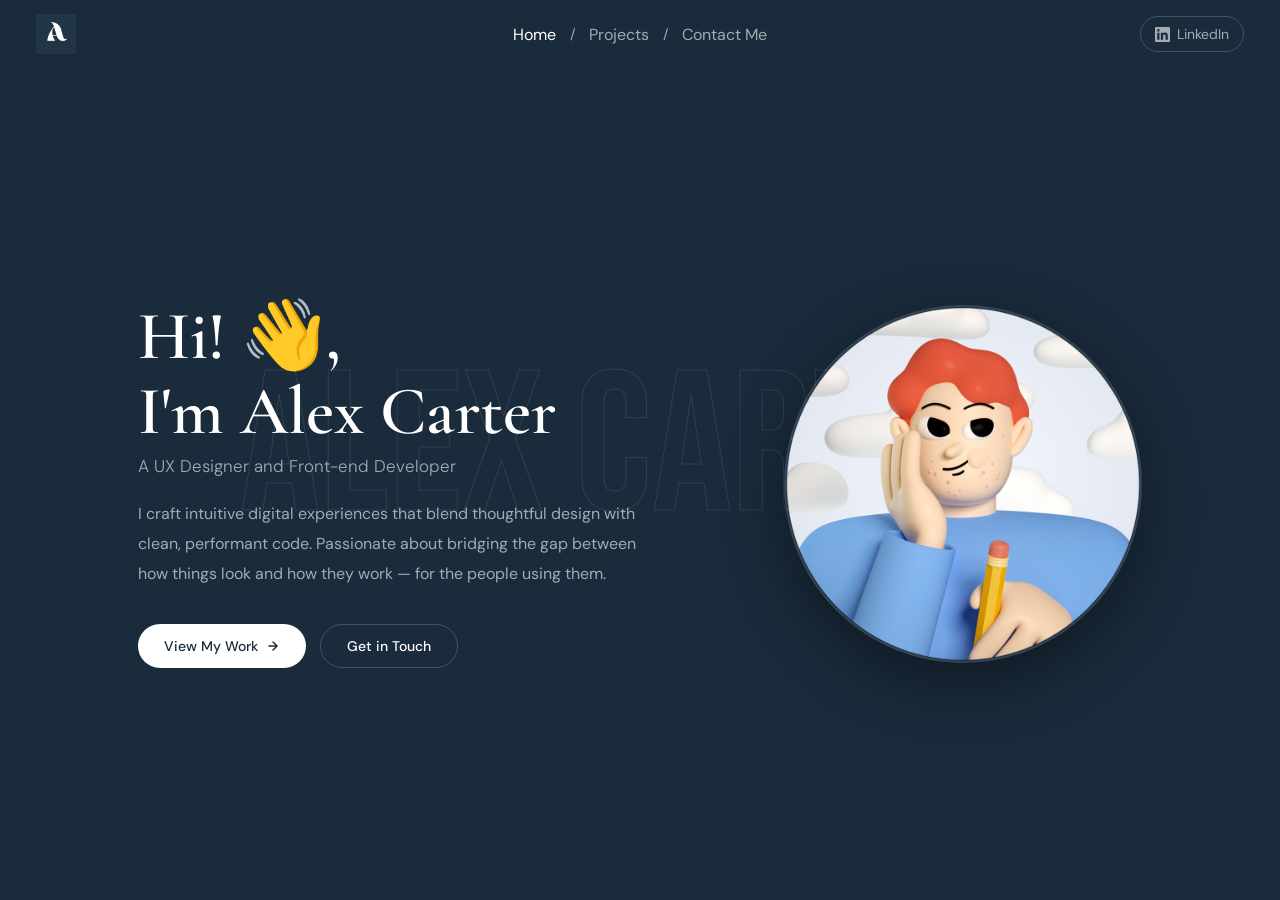
<file: index.html>
<!doctype html>
<html lang="en">
  <head>
    <meta charset="UTF-8" />
    <meta name="viewport" content="width=device-width, initial-scale=1.0" />
    <title>Alex Carter — UX Designer & Front-end Developer</title>
    <link rel="stylesheet" href="style.css" />
  </head>
  <body>
    <!-- Nav bar -->
    <nav class="navbar">
      <a href="index.html" class="nav-logo">
        <img src="images/alex-logo.png" alt="Alex Carter logo" />
      </a>

      <ul class="nav-links">
        <li><a href="index.html" class="nav-link active">Home</a></li>
        <li><span class="nav-sep">/</span></li>
        <li><a href="projects.html" class="nav-link">Projects</a></li>
        <li><span class="nav-sep">/</span></li>
        <li><a href="contact.html" class="nav-link">Contact Me</a></li>
      </ul>

      <a href="https://linkedin.com" target="_blank" class="nav-linkedin">
        <svg
          xmlns="http://www.w3.org/2000/svg"
          viewBox="0 0 24 24"
          fill="currentColor"
        >
          <path
            d="M20.447 20.452h-3.554v-5.569c0-1.328-.027-3.037-1.852-3.037-1.853 0-2.136 1.445-2.136 2.939v5.667H9.351V9h3.414v1.561h.046c.477-.9 1.637-1.85 3.37-1.85 3.601 0 4.267 2.37 4.267 5.455v6.286zM5.337 7.433a2.062 2.062 0 0 1-2.063-2.065 2.064 2.064 0 1 1 2.063 2.065zm1.782 13.019H3.555V9h3.564v11.452zM22.225 0H1.771C.792 0 0 .774 0 1.729v20.542C0 23.227.792 24 1.771 24h20.451C23.2 24 24 23.227 24 22.271V1.729C24 .774 23.2 0 22.222 0h.003z"
          />
        </svg>
        <span>LinkedIn</span>
      </a>
    </nav>

    <!-- Home page content -->
    <div class="home-page">
      <!-- Big background text, just decorative -->
      <div class="watermark">ALEX CARTER</div>

      <div class="home-content">
        <!-- Left side: text and buttons -->
        <div class="home-text">
          <h1 class="home-name fade-in fade-in-1">
            Hi!&nbsp;👋,<br />I'm Alex Carter
          </h1>
          <p class="home-role fade-in fade-in-2">
            A UX Designer and Front-end Developer
          </p>
          <p class="home-bio fade-in fade-in-3">
            I craft intuitive digital experiences that blend thoughtful design
            with clean, performant code. Passionate about bridging the gap
            between how things look and how they work — for the people using
            them.
          </p>
          <div class="home-ctas fade-in fade-in-4">
            <a href="projects.html" class="btn btn-primary">
              View My Work
              <svg
                xmlns="http://www.w3.org/2000/svg"
                width="14"
                height="14"
                viewBox="0 0 24 24"
                fill="none"
                stroke="currentColor"
                stroke-width="2.5"
                stroke-linecap="round"
                stroke-linejoin="round"
              >
                <path d="M5 12h14M12 5l7 7-7 7" />
              </svg>
            </a>
            <a href="contact.html" class="btn btn-outline">Get in Touch</a>
          </div>
        </div>

        <!-- Right side: avatar image -->
        <div class="home-avatar fade-in fade-in-5">
          <img src="images/avatar.png" alt="Alex Carter illustration" />
        </div>
      </div>
    </div>

    <script src="script.js"></script>
  </body>
</html>
</file>
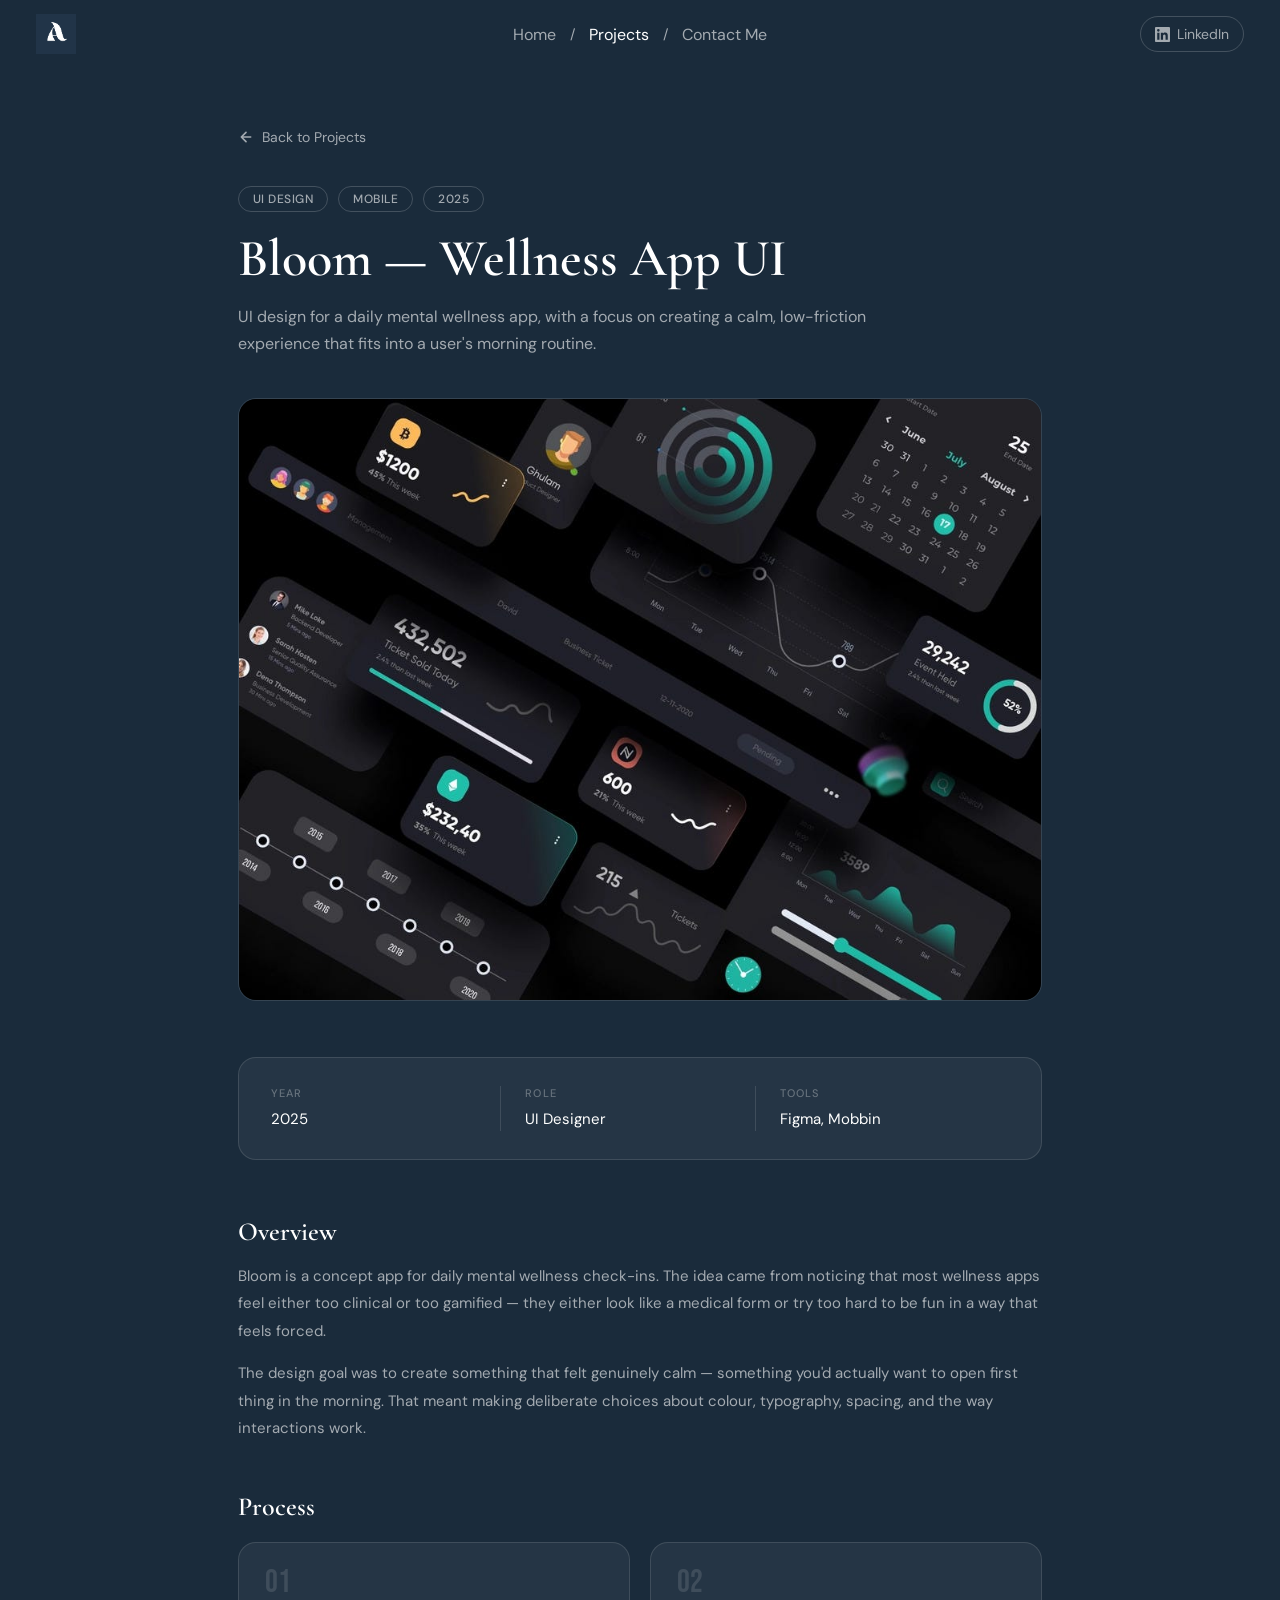
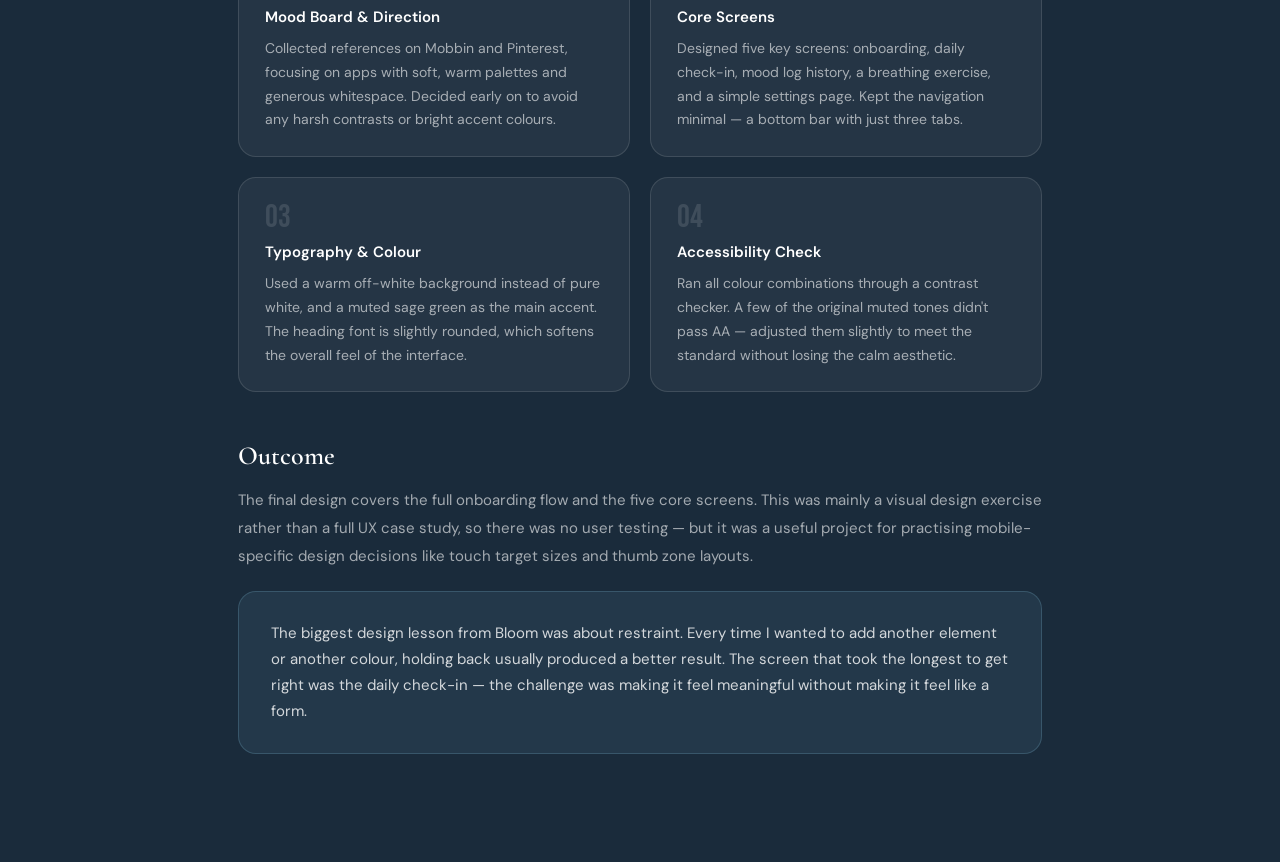
<file: bloom.html>
<!DOCTYPE html>
<html lang="en">
<head>
  <meta charset="UTF-8" />
  <meta name="viewport" content="width=device-width, initial-scale=1.0" />
  <title>Bloom — Alex Carter</title>
  <link rel="stylesheet" href="style.css" />
</head>
<body>

  <nav class="navbar">
    <a href="index.html" class="nav-logo">
      <img src="images/alex-logo.png" alt="Alex Carter logo" />
    </a>
    <ul class="nav-links">
      <li><a href="index.html" class="nav-link">Home</a></li>
      <li><span class="nav-sep">/</span></li>
      <li><a href="projects.html" class="nav-link active">Projects</a></li>
      <li><span class="nav-sep">/</span></li>
      <li><a href="contact.html" class="nav-link">Contact Me</a></li>
    </ul>
    <a href="https://linkedin.com" target="_blank" class="nav-linkedin">
      <svg xmlns="http://www.w3.org/2000/svg" viewBox="0 0 24 24" fill="currentColor">
        <path d="M20.447 20.452h-3.554v-5.569c0-1.328-.027-3.037-1.852-3.037-1.853 0-2.136 1.445-2.136 2.939v5.667H9.351V9h3.414v1.561h.046c.477-.9 1.637-1.85 3.37-1.85 3.601 0 4.267 2.37 4.267 5.455v6.286zM5.337 7.433a2.062 2.062 0 0 1-2.063-2.065 2.064 2.064 0 1 1 2.063 2.065zm1.782 13.019H3.555V9h3.564v11.452zM22.225 0H1.771C.792 0 0 .774 0 1.729v20.542C0 23.227.792 24 1.771 24h20.451C23.2 24 24 23.227 24 22.271V1.729C24 .774 23.2 0 22.222 0h.003z"/>
      </svg>
      <span>LinkedIn</span>
    </a>
  </nav>

  <div class="project-detail-page">
    <div class="project-detail-content">

      <a href="projects.html" class="back-link fade-in fade-in-1">
        <svg xmlns="http://www.w3.org/2000/svg" viewBox="0 0 24 24" fill="none"
             stroke="currentColor" stroke-width="2.5" stroke-linecap="round" stroke-linejoin="round">
          <path d="M19 12H5M12 19l-7-7 7-7"/>
        </svg>
        Back to Projects
      </a>

      <div class="project-detail-header fade-in fade-in-2">
        <div class="project-detail-tags">
          <span class="project-tag">UI Design</span>
          <span class="project-tag">Mobile</span>
          <span class="project-tag">2025</span>
        </div>
        <h1 class="project-detail-title">Bloom — Wellness App UI</h1>
        <p class="project-detail-subtitle">
          UI design for a daily mental wellness app, with a focus on creating a calm,
          low-friction experience that fits into a user's morning routine.
        </p>
      </div>

      <div class="project-detail-img fade-in fade-in-3">
        <img src="images/project-placeholder.jpg" alt="Bloom app UI mockup" />
      </div>

      <div class="project-detail-meta fade-in fade-in-4">
        <div class="meta-item">
          <h3>Year</h3>
          <p>2025</p>
        </div>
        <div class="meta-item">
          <h3>Role</h3>
          <p>UI Designer</p>
        </div>
        <div class="meta-item">
          <h3>Tools</h3>
          <p>Figma, Mobbin</p>
        </div>
      </div>

      <div class="project-detail-section fade-in fade-in-5">
        <h2>Overview</h2>
        <p>
          Bloom is a concept app for daily mental wellness check-ins. The idea came
          from noticing that most wellness apps feel either too clinical or too gamified —
          they either look like a medical form or try too hard to be fun in a way that
          feels forced.
        </p>
        <p>
          The design goal was to create something that felt genuinely calm — something
          you'd actually want to open first thing in the morning. That meant making
          deliberate choices about colour, typography, spacing, and the way interactions work.
        </p>
      </div>

      <div class="project-detail-section">
        <h2>Process</h2>
        <div class="process-grid">
          <div class="process-card">
            <div class="process-step-num">01</div>
            <h3>Mood Board & Direction</h3>
            <p>Collected references on Mobbin and Pinterest, focusing on apps with soft, warm palettes and generous whitespace. Decided early on to avoid any harsh contrasts or bright accent colours.</p>
          </div>
          <div class="process-card">
            <div class="process-step-num">02</div>
            <h3>Core Screens</h3>
            <p>Designed five key screens: onboarding, daily check-in, mood log history, a breathing exercise, and a simple settings page. Kept the navigation minimal — a bottom bar with just three tabs.</p>
          </div>
          <div class="process-card">
            <div class="process-step-num">03</div>
            <h3>Typography & Colour</h3>
            <p>Used a warm off-white background instead of pure white, and a muted sage green as the main accent. The heading font is slightly rounded, which softens the overall feel of the interface.</p>
          </div>
          <div class="process-card">
            <div class="process-step-num">04</div>
            <h3>Accessibility Check</h3>
            <p>Ran all colour combinations through a contrast checker. A few of the original muted tones didn't pass AA — adjusted them slightly to meet the standard without losing the calm aesthetic.</p>
          </div>
        </div>
      </div>

      <div class="project-detail-section">
        <h2>Outcome</h2>
        <p>
          The final design covers the full onboarding flow and the five core screens.
          This was mainly a visual design exercise rather than a full UX case study,
          so there was no user testing — but it was a useful project for practising
          mobile-specific design decisions like touch target sizes and thumb zone layouts.
        </p>
        <div class="outcome-box">
          <p>
            The biggest design lesson from Bloom was about restraint. Every time I wanted
            to add another element or another colour, holding back usually produced a better
            result. The screen that took the longest to get right was the daily check-in —
            the challenge was making it feel meaningful without making it feel like a form.
          </p>
        </div>
      </div>

    </div>
  </div>

  <script src="script.js"></script>
</body>
</html>
</file>
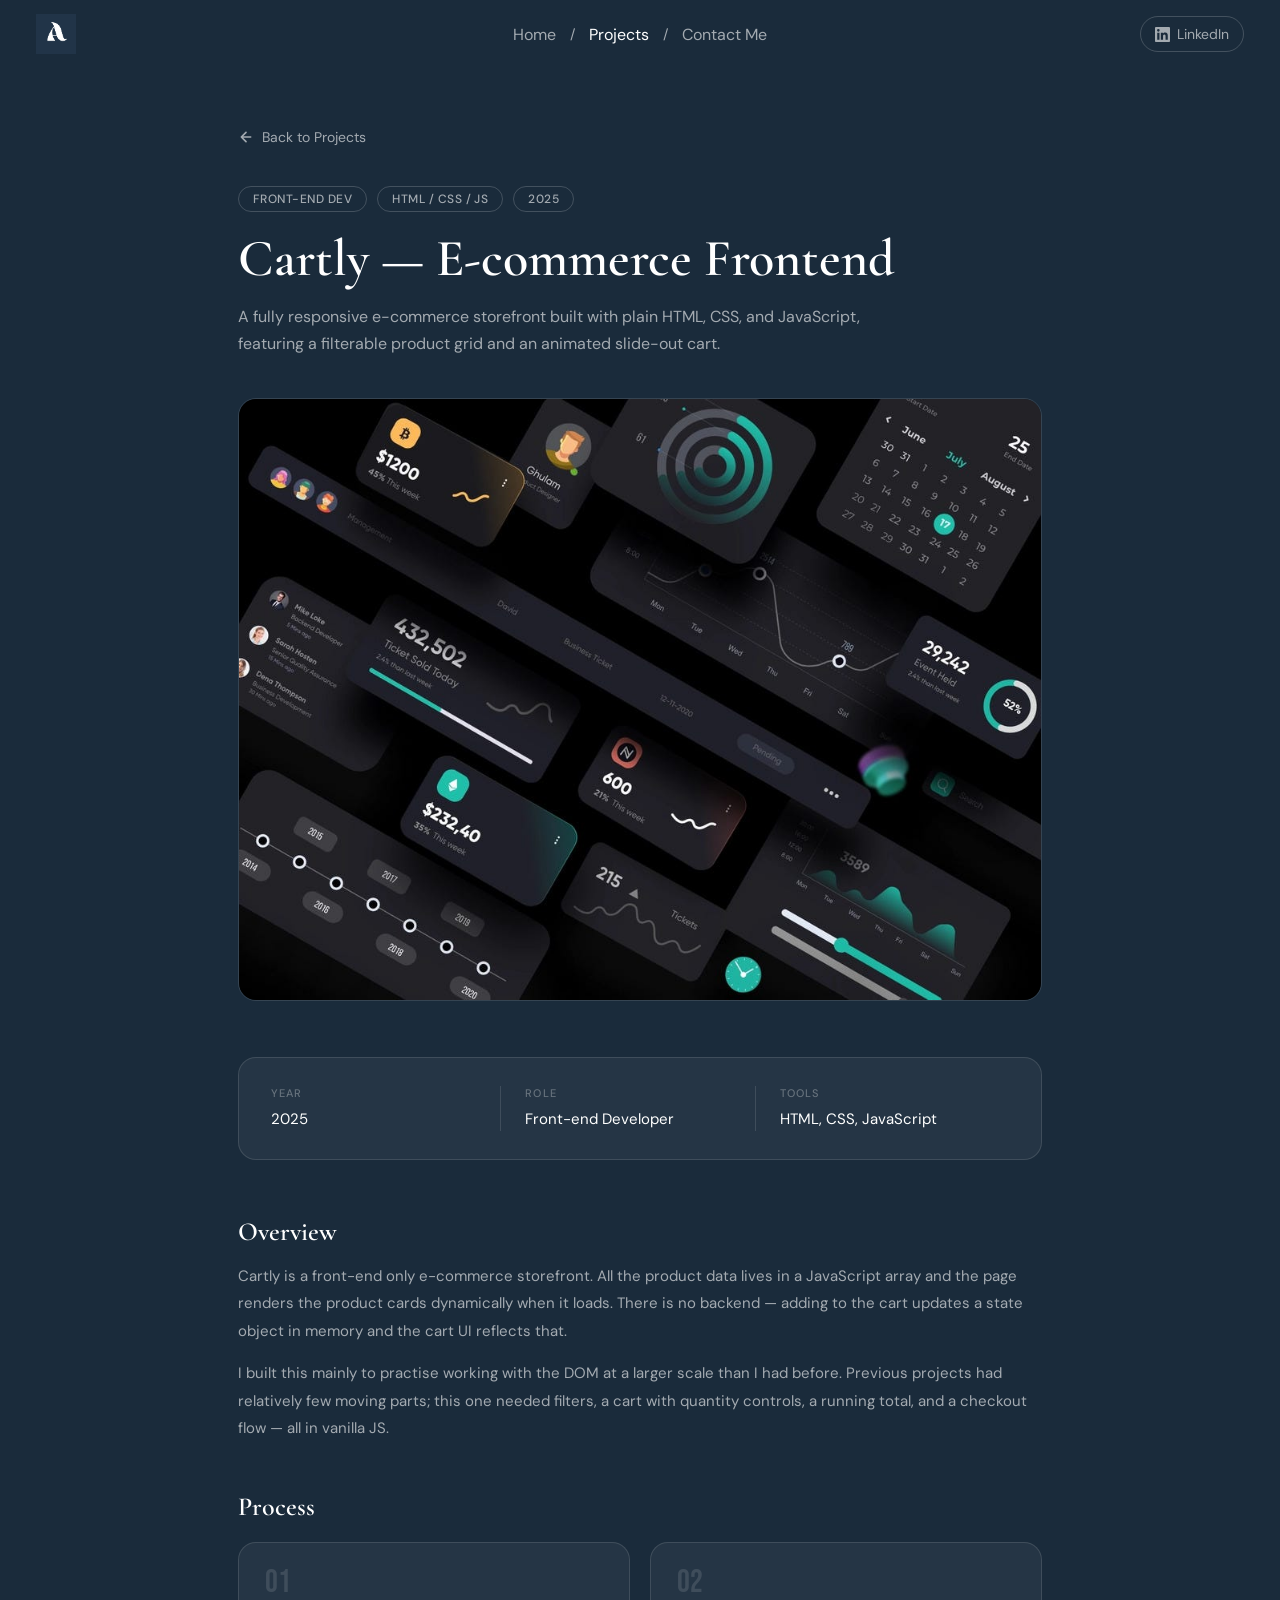
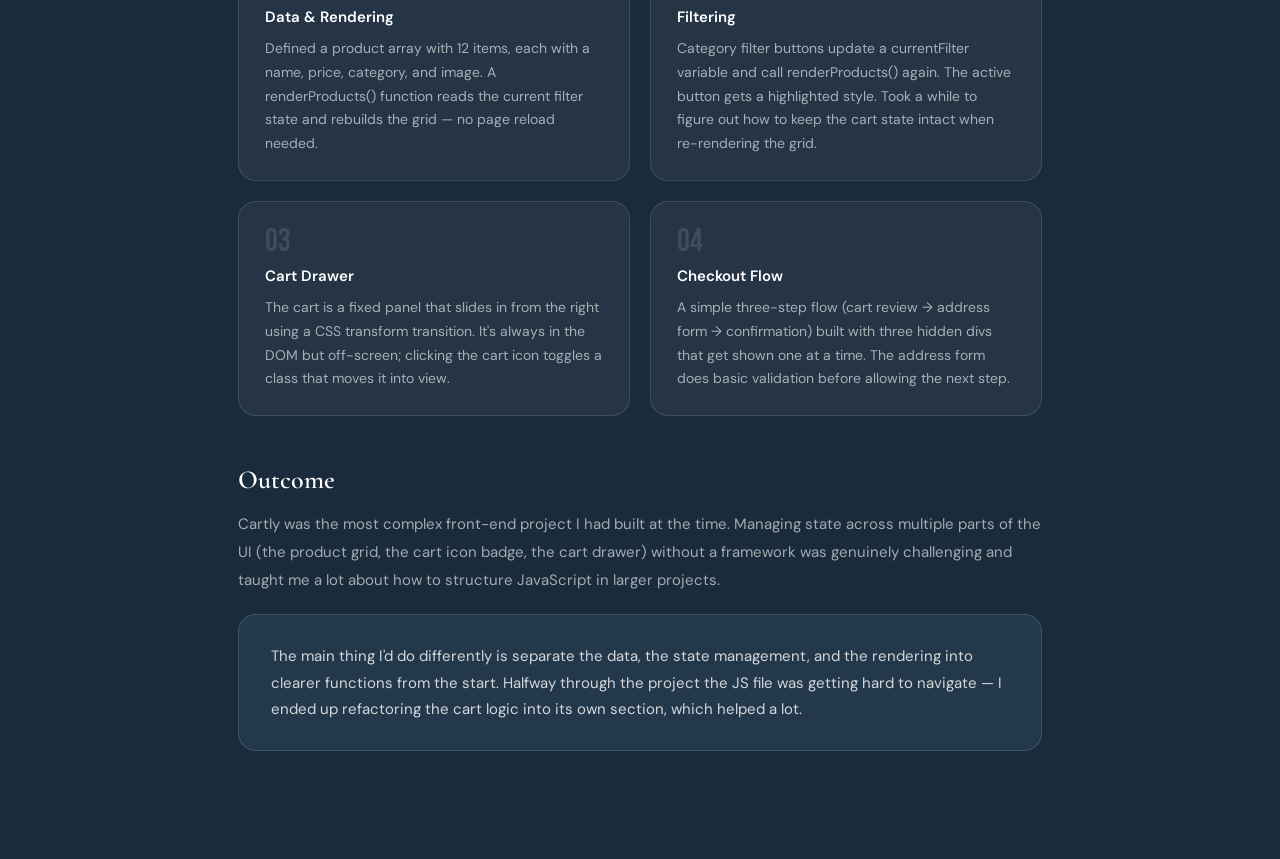
<file: cartly.html>
<!DOCTYPE html>
<html lang="en">
<head>
  <meta charset="UTF-8" />
  <meta name="viewport" content="width=device-width, initial-scale=1.0" />
  <title>Cartly — Alex Carter</title>
  <link rel="stylesheet" href="style.css" />
</head>
<body>

  <nav class="navbar">
    <a href="index.html" class="nav-logo">
      <img src="images/alex-logo.png" alt="Alex Carter logo" />
    </a>
    <ul class="nav-links">
      <li><a href="index.html" class="nav-link">Home</a></li>
      <li><span class="nav-sep">/</span></li>
      <li><a href="projects.html" class="nav-link active">Projects</a></li>
      <li><span class="nav-sep">/</span></li>
      <li><a href="contact.html" class="nav-link">Contact Me</a></li>
    </ul>
    <a href="https://linkedin.com" target="_blank" class="nav-linkedin">
      <svg xmlns="http://www.w3.org/2000/svg" viewBox="0 0 24 24" fill="currentColor">
        <path d="M20.447 20.452h-3.554v-5.569c0-1.328-.027-3.037-1.852-3.037-1.853 0-2.136 1.445-2.136 2.939v5.667H9.351V9h3.414v1.561h.046c.477-.9 1.637-1.85 3.37-1.85 3.601 0 4.267 2.37 4.267 5.455v6.286zM5.337 7.433a2.062 2.062 0 0 1-2.063-2.065 2.064 2.064 0 1 1 2.063 2.065zm1.782 13.019H3.555V9h3.564v11.452zM22.225 0H1.771C.792 0 0 .774 0 1.729v20.542C0 23.227.792 24 1.771 24h20.451C23.2 24 24 23.227 24 22.271V1.729C24 .774 23.2 0 22.222 0h.003z"/>
      </svg>
      <span>LinkedIn</span>
    </a>
  </nav>

  <div class="project-detail-page">
    <div class="project-detail-content">

      <a href="projects.html" class="back-link fade-in fade-in-1">
        <svg xmlns="http://www.w3.org/2000/svg" viewBox="0 0 24 24" fill="none"
             stroke="currentColor" stroke-width="2.5" stroke-linecap="round" stroke-linejoin="round">
          <path d="M19 12H5M12 19l-7-7 7-7"/>
        </svg>
        Back to Projects
      </a>

      <div class="project-detail-header fade-in fade-in-2">
        <div class="project-detail-tags">
          <span class="project-tag">Front-end Dev</span>
          <span class="project-tag">HTML / CSS / JS</span>
          <span class="project-tag">2025</span>
        </div>
        <h1 class="project-detail-title">Cartly — E-commerce Frontend</h1>
        <p class="project-detail-subtitle">
          A fully responsive e-commerce storefront built with plain HTML, CSS, and JavaScript,
          featuring a filterable product grid and an animated slide-out cart.
        </p>
      </div>

      <div class="project-detail-img fade-in fade-in-3">
        <img src="images/project-placeholder.jpg" alt="Cartly e-commerce storefront" />
      </div>

      <div class="project-detail-meta fade-in fade-in-4">
        <div class="meta-item">
          <h3>Year</h3>
          <p>2025</p>
        </div>
        <div class="meta-item">
          <h3>Role</h3>
          <p>Front-end Developer</p>
        </div>
        <div class="meta-item">
          <h3>Tools</h3>
          <p>HTML, CSS, JavaScript</p>
        </div>
      </div>

      <div class="project-detail-section fade-in fade-in-5">
        <h2>Overview</h2>
        <p>
          Cartly is a front-end only e-commerce storefront. All the product data lives
          in a JavaScript array and the page renders the product cards dynamically when
          it loads. There is no backend — adding to the cart updates a state object in
          memory and the cart UI reflects that.
        </p>
        <p>
          I built this mainly to practise working with the DOM at a larger scale than I
          had before. Previous projects had relatively few moving parts; this one needed
          filters, a cart with quantity controls, a running total, and a checkout flow
          — all in vanilla JS.
        </p>
      </div>

      <div class="project-detail-section">
        <h2>Process</h2>
        <div class="process-grid">
          <div class="process-card">
            <div class="process-step-num">01</div>
            <h3>Data & Rendering</h3>
            <p>Defined a product array with 12 items, each with a name, price, category, and image. A renderProducts() function reads the current filter state and rebuilds the grid — no page reload needed.</p>
          </div>
          <div class="process-card">
            <div class="process-step-num">02</div>
            <h3>Filtering</h3>
            <p>Category filter buttons update a currentFilter variable and call renderProducts() again. The active button gets a highlighted style. Took a while to figure out how to keep the cart state intact when re-rendering the grid.</p>
          </div>
          <div class="process-card">
            <div class="process-step-num">03</div>
            <h3>Cart Drawer</h3>
            <p>The cart is a fixed panel that slides in from the right using a CSS transform transition. It's always in the DOM but off-screen; clicking the cart icon toggles a class that moves it into view.</p>
          </div>
          <div class="process-card">
            <div class="process-step-num">04</div>
            <h3>Checkout Flow</h3>
            <p>A simple three-step flow (cart review → address form → confirmation) built with three hidden divs that get shown one at a time. The address form does basic validation before allowing the next step.</p>
          </div>
        </div>
      </div>

      <div class="project-detail-section">
        <h2>Outcome</h2>
        <p>
          Cartly was the most complex front-end project I had built at the time.
          Managing state across multiple parts of the UI (the product grid, the cart
          icon badge, the cart drawer) without a framework was genuinely challenging
          and taught me a lot about how to structure JavaScript in larger projects.
        </p>
        <div class="outcome-box">
          <p>
            The main thing I'd do differently is separate the data, the state management,
            and the rendering into clearer functions from the start. Halfway through the
            project the JS file was getting hard to navigate — I ended up refactoring
            the cart logic into its own section, which helped a lot.
          </p>
        </div>
      </div>

    </div>
  </div>

  <script src="script.js"></script>
</body>
</html>
</file>
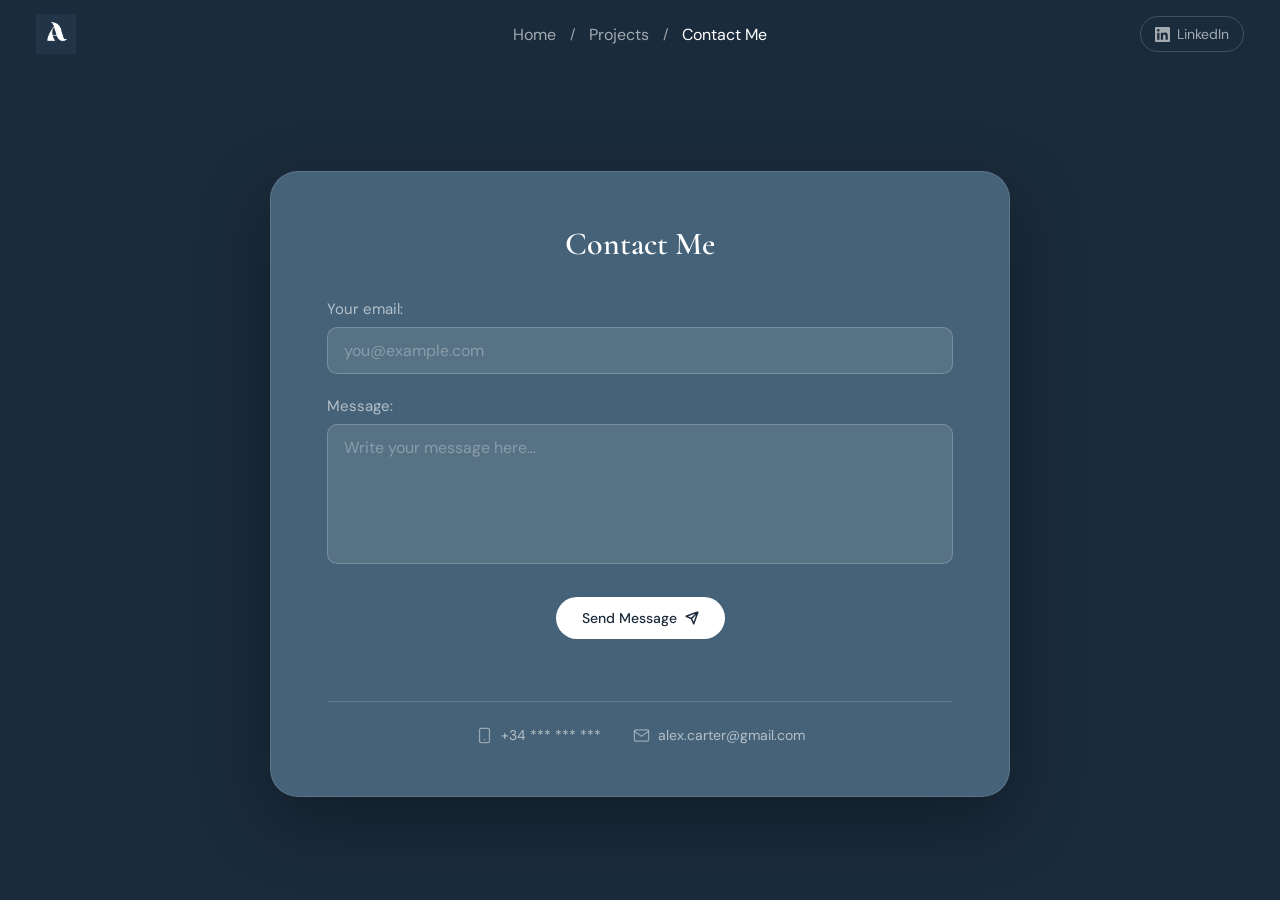
<file: contact.html>
<!doctype html>
<html lang="en">
  <head>
    <meta charset="UTF-8" />
    <meta name="viewport" content="width=device-width, initial-scale=1.0" />
    <title>Contact Me — Alex Carter</title>
    <link rel="stylesheet" href="style.css" />
  </head>
  <body>
    <!-- Nav bar -->
    <nav class="navbar">
      <a href="index.html" class="nav-logo">
        <img src="images/alex-logo.png" alt="Alex Carter logo" />
      </a>

      <ul class="nav-links">
        <li><a href="index.html" class="nav-link">Home</a></li>
        <li><span class="nav-sep">/</span></li>
        <li><a href="projects.html" class="nav-link">Projects</a></li>
        <li><span class="nav-sep">/</span></li>
        <li><a href="contact.html" class="nav-link active">Contact Me</a></li>
      </ul>

      <a href="https://linkedin.com" target="_blank" class="nav-linkedin">
        <svg
          xmlns="http://www.w3.org/2000/svg"
          viewBox="0 0 24 24"
          fill="currentColor"
        >
          <path
            d="M20.447 20.452h-3.554v-5.569c0-1.328-.027-3.037-1.852-3.037-1.853 0-2.136 1.445-2.136 2.939v5.667H9.351V9h3.414v1.561h.046c.477-.9 1.637-1.85 3.37-1.85 3.601 0 4.267 2.37 4.267 5.455v6.286zM5.337 7.433a2.062 2.062 0 0 1-2.063-2.065 2.064 2.064 0 1 1 2.063 2.065zm1.782 13.019H3.555V9h3.564v11.452zM22.225 0H1.771C.792 0 0 .774 0 1.729v20.542C0 23.227.792 24 1.771 24h20.451C23.2 24 24 23.227 24 22.271V1.729C24 .774 23.2 0 22.222 0h.003z"
          />
        </svg>
        <span>LinkedIn</span>
      </a>
    </nav>

    <!-- Contact page -->
    <div class="contact-page">
      <div class="contact-content">
        <div class="contact-card fade-in fade-in-1">
          <h1 class="contact-title">Contact Me</h1>

          <!-- Form -->
          <div class="form-group">
            <label class="form-label" for="email">Your email:</label>
            <input
              class="form-input"
              type="email"
              id="email"
              placeholder="you@example.com"
            />
          </div>

          <div class="form-group">
            <label class="form-label" for="message">Message:</label>
            <textarea
              class="form-textarea"
              id="message"
              placeholder="Write your message here…"
            ></textarea>
          </div>

          <div class="form-submit">
            <button
              class="btn btn-primary"
              id="submit-btn"
              onclick="submitForm()"
            >
              Send Message
              <svg
                xmlns="http://www.w3.org/2000/svg"
                width="14"
                height="14"
                viewBox="0 0 24 24"
                fill="none"
                stroke="currentColor"
                stroke-width="2.5"
                stroke-linecap="round"
                stroke-linejoin="round"
              >
                <path d="M22 2L11 13M22 2L15 22l-4-9-9-4 19-7z" />
              </svg>
            </button>
          </div>

          <p class="form-feedback" id="form-feedback"></p>

          <!-- Phone and email info -->
          <div class="contact-info">
            <div class="contact-info-item">
              <svg
                xmlns="http://www.w3.org/2000/svg"
                viewBox="0 0 24 24"
                fill="none"
                stroke="currentColor"
                stroke-width="1.8"
                stroke-linecap="round"
                stroke-linejoin="round"
              >
                <rect x="5" y="2" width="14" height="20" rx="2" ry="2" />
                <line x1="12" y1="18" x2="12.01" y2="18" />
              </svg>
              <span>+34 *** *** ***</span>
            </div>
            <div class="contact-info-item">
              <svg
                xmlns="http://www.w3.org/2000/svg"
                viewBox="0 0 24 24"
                fill="none"
                stroke="currentColor"
                stroke-width="1.8"
                stroke-linecap="round"
                stroke-linejoin="round"
              >
                <path
                  d="M4 4h16c1.1 0 2 .9 2 2v12c0 1.1-.9 2-2 2H4c-1.1 0-2-.9-2-2V6c0-1.1.9-2 2-2z"
                />
                <polyline points="22,6 12,13 2,6" />
              </svg>
              <span>alex.carter@gmail.com</span>
            </div>
          </div>
        </div>
      </div>
    </div>

    <script src="script.js"></script>
  </body>
</html>
</file>
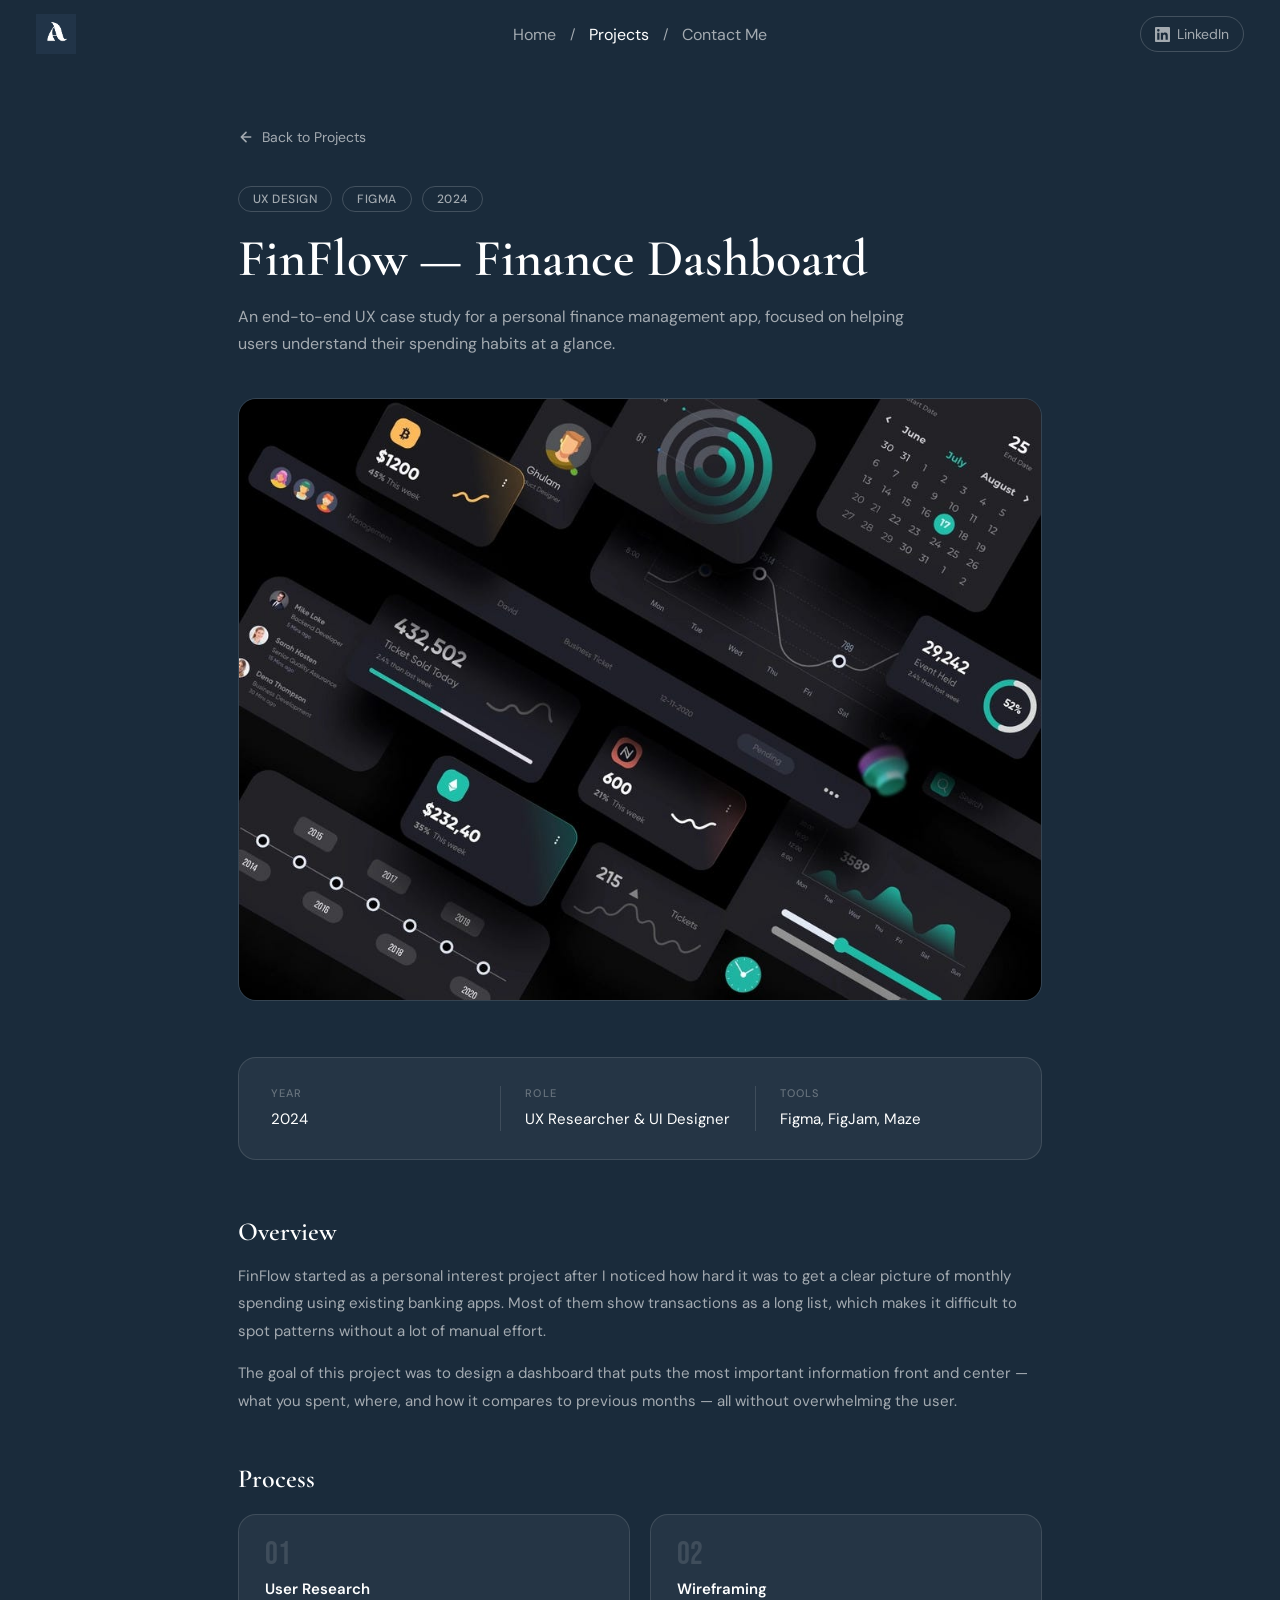
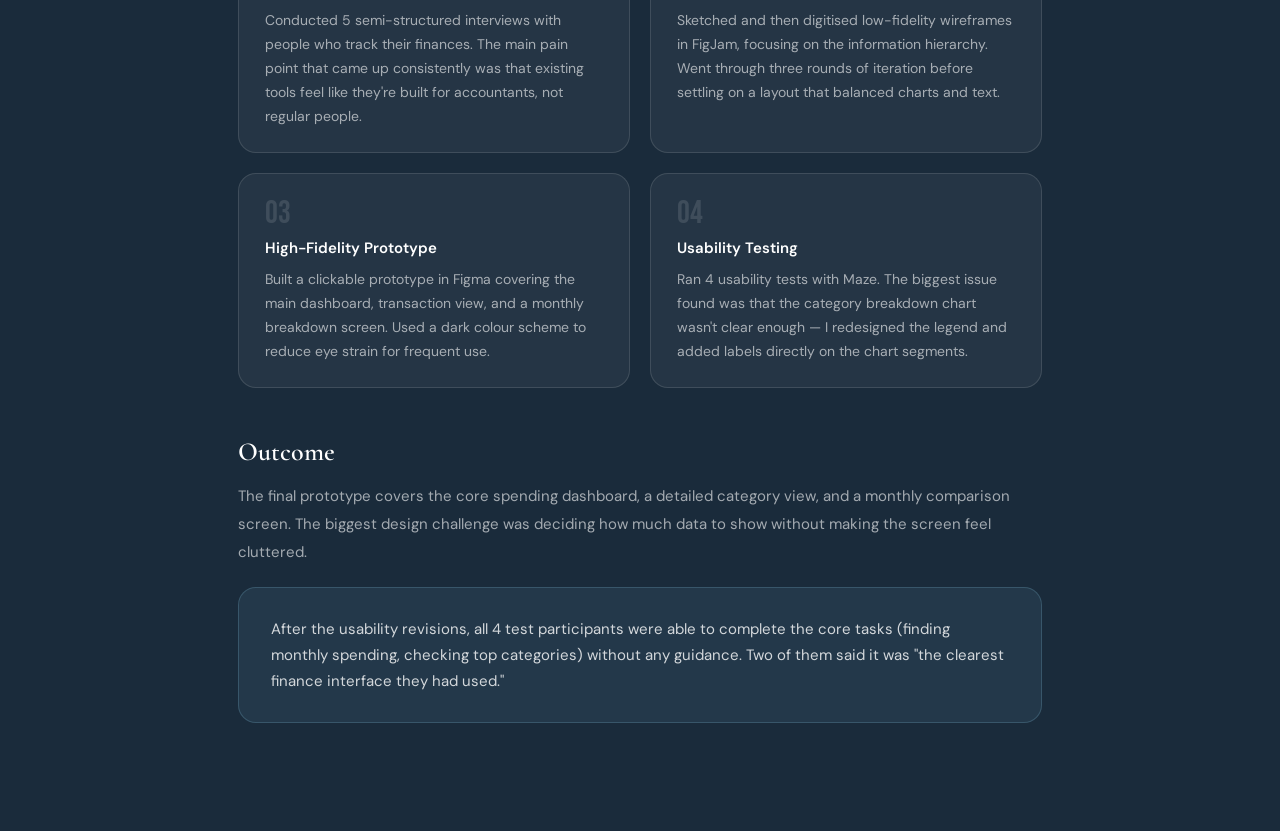
<file: finflow.html>
<!DOCTYPE html>
<html lang="en">
<head>
  <meta charset="UTF-8" />
  <meta name="viewport" content="width=device-width, initial-scale=1.0" />
  <title>FinFlow — Alex Carter</title>
  <link rel="stylesheet" href="style.css" />
</head>
<body>

  <nav class="navbar">
    <a href="index.html" class="nav-logo">
      <img src="images/alex-logo.png" alt="Alex Carter logo" />
    </a>
    <ul class="nav-links">
      <li><a href="index.html" class="nav-link">Home</a></li>
      <li><span class="nav-sep">/</span></li>
      <li><a href="projects.html" class="nav-link active">Projects</a></li>
      <li><span class="nav-sep">/</span></li>
      <li><a href="contact.html" class="nav-link">Contact Me</a></li>
    </ul>
    <a href="https://linkedin.com" target="_blank" class="nav-linkedin">
      <svg xmlns="http://www.w3.org/2000/svg" viewBox="0 0 24 24" fill="currentColor">
        <path d="M20.447 20.452h-3.554v-5.569c0-1.328-.027-3.037-1.852-3.037-1.853 0-2.136 1.445-2.136 2.939v5.667H9.351V9h3.414v1.561h.046c.477-.9 1.637-1.85 3.37-1.85 3.601 0 4.267 2.37 4.267 5.455v6.286zM5.337 7.433a2.062 2.062 0 0 1-2.063-2.065 2.064 2.064 0 1 1 2.063 2.065zm1.782 13.019H3.555V9h3.564v11.452zM22.225 0H1.771C.792 0 0 .774 0 1.729v20.542C0 23.227.792 24 1.771 24h20.451C23.2 24 24 23.227 24 22.271V1.729C24 .774 23.2 0 22.222 0h.003z"/>
      </svg>
      <span>LinkedIn</span>
    </a>
  </nav>

  <div class="project-detail-page">
    <div class="project-detail-content">

      <a href="projects.html" class="back-link fade-in fade-in-1">
        <svg xmlns="http://www.w3.org/2000/svg" viewBox="0 0 24 24" fill="none"
             stroke="currentColor" stroke-width="2.5" stroke-linecap="round" stroke-linejoin="round">
          <path d="M19 12H5M12 19l-7-7 7-7"/>
        </svg>
        Back to Projects
      </a>

      <div class="project-detail-header fade-in fade-in-2">
        <div class="project-detail-tags">
          <span class="project-tag">UX Design</span>
          <span class="project-tag">Figma</span>
          <span class="project-tag">2024</span>
        </div>
        <h1 class="project-detail-title">FinFlow — Finance Dashboard</h1>
        <p class="project-detail-subtitle">
          An end-to-end UX case study for a personal finance management app, focused
          on helping users understand their spending habits at a glance.
        </p>
      </div>

      <div class="project-detail-img fade-in fade-in-3">
        <img src="images/project-placeholder.jpg" alt="FinFlow dashboard mockup" />
      </div>

      <div class="project-detail-meta fade-in fade-in-4">
        <div class="meta-item">
          <h3>Year</h3>
          <p>2024</p>
        </div>
        <div class="meta-item">
          <h3>Role</h3>
          <p>UX Researcher & UI Designer</p>
        </div>
        <div class="meta-item">
          <h3>Tools</h3>
          <p>Figma, FigJam, Maze</p>
        </div>
      </div>

      <div class="project-detail-section fade-in fade-in-5">
        <h2>Overview</h2>
        <p>
          FinFlow started as a personal interest project after I noticed how hard it was to
          get a clear picture of monthly spending using existing banking apps. Most of them
          show transactions as a long list, which makes it difficult to spot patterns without
          a lot of manual effort.
        </p>
        <p>
          The goal of this project was to design a dashboard that puts the most important
          information front and center — what you spent, where, and how it compares to
          previous months — all without overwhelming the user.
        </p>
      </div>

      <div class="project-detail-section">
        <h2>Process</h2>
        <div class="process-grid">
          <div class="process-card">
            <div class="process-step-num">01</div>
            <h3>User Research</h3>
            <p>Conducted 5 semi-structured interviews with people who track their finances. The main pain point that came up consistently was that existing tools feel like they're built for accountants, not regular people.</p>
          </div>
          <div class="process-card">
            <div class="process-step-num">02</div>
            <h3>Wireframing</h3>
            <p>Sketched and then digitised low-fidelity wireframes in FigJam, focusing on the information hierarchy. Went through three rounds of iteration before settling on a layout that balanced charts and text.</p>
          </div>
          <div class="process-card">
            <div class="process-step-num">03</div>
            <h3>High-Fidelity Prototype</h3>
            <p>Built a clickable prototype in Figma covering the main dashboard, transaction view, and a monthly breakdown screen. Used a dark colour scheme to reduce eye strain for frequent use.</p>
          </div>
          <div class="process-card">
            <div class="process-step-num">04</div>
            <h3>Usability Testing</h3>
            <p>Ran 4 usability tests with Maze. The biggest issue found was that the category breakdown chart wasn't clear enough — I redesigned the legend and added labels directly on the chart segments.</p>
          </div>
        </div>
      </div>

      <div class="project-detail-section">
        <h2>Outcome</h2>
        <p>
          The final prototype covers the core spending dashboard, a detailed category view,
          and a monthly comparison screen. The biggest design challenge was deciding how much
          data to show without making the screen feel cluttered.
        </p>
        <div class="outcome-box">
          <p>
            After the usability revisions, all 4 test participants were able to complete the
            core tasks (finding monthly spending, checking top categories) without any guidance.
            Two of them said it was "the clearest finance interface they had used."
          </p>
        </div>
      </div>

    </div>
  </div>

  <script src="script.js"></script>
</body>
</html>
</file>
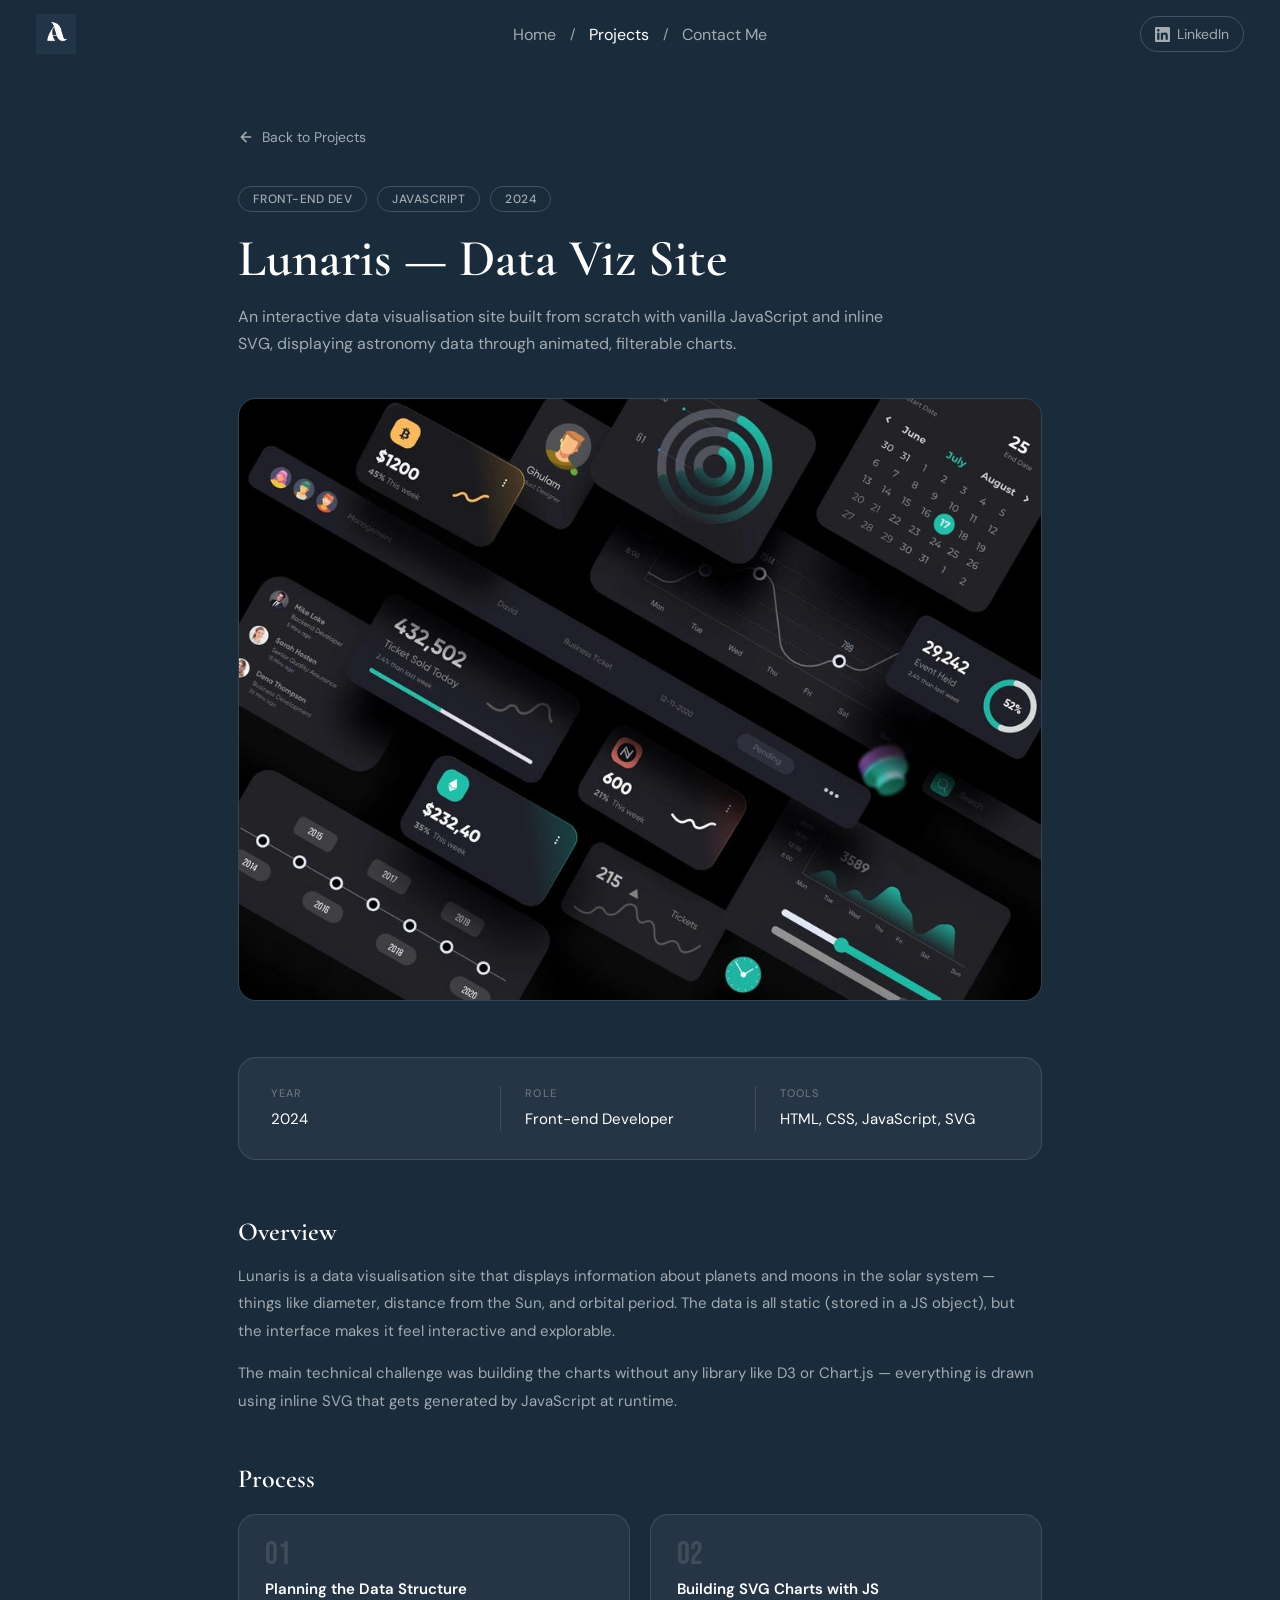
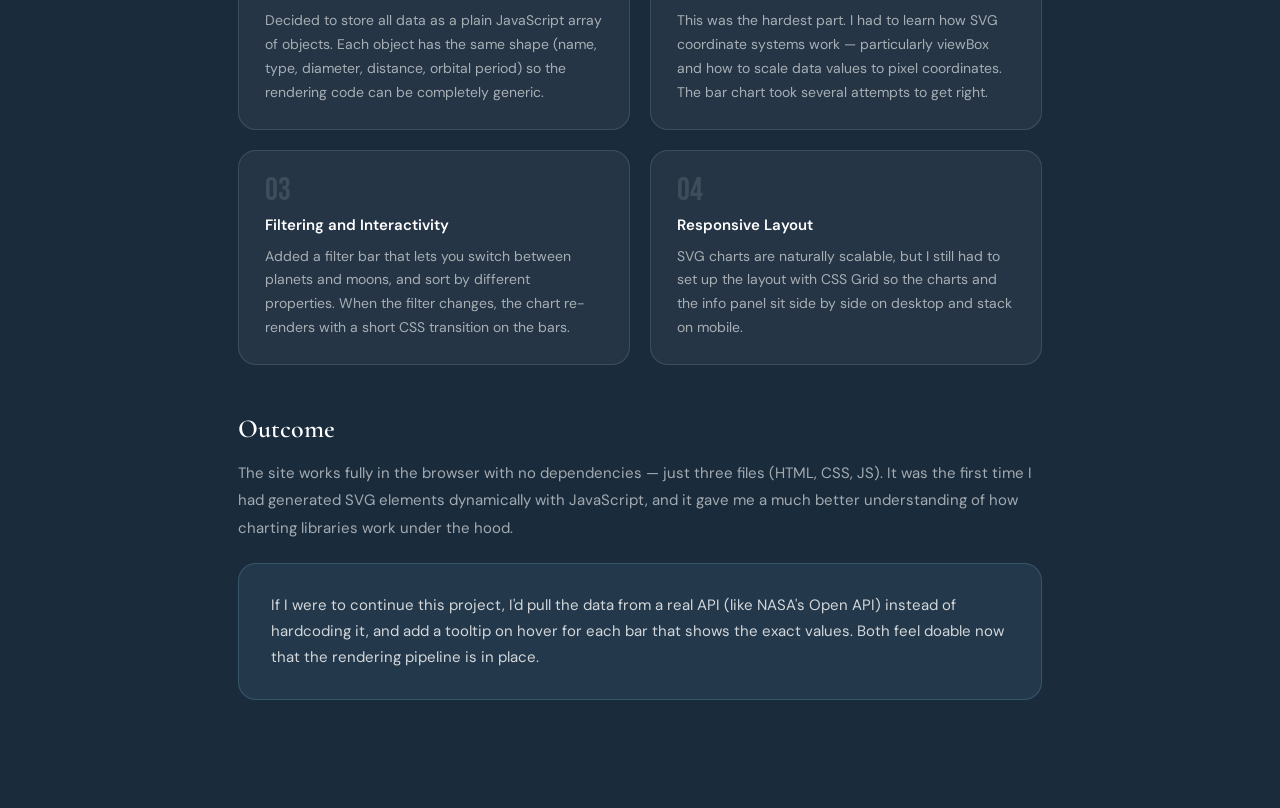
<file: lunaris.html>
<!DOCTYPE html>
<html lang="en">
<head>
  <meta charset="UTF-8" />
  <meta name="viewport" content="width=device-width, initial-scale=1.0" />
  <title>Lunaris — Alex Carter</title>
  <link rel="stylesheet" href="style.css" />
</head>
<body>

  <nav class="navbar">
    <a href="index.html" class="nav-logo">
      <img src="images/alex-logo.png" alt="Alex Carter logo" />
    </a>
    <ul class="nav-links">
      <li><a href="index.html" class="nav-link">Home</a></li>
      <li><span class="nav-sep">/</span></li>
      <li><a href="projects.html" class="nav-link active">Projects</a></li>
      <li><span class="nav-sep">/</span></li>
      <li><a href="contact.html" class="nav-link">Contact Me</a></li>
    </ul>
    <a href="https://linkedin.com" target="_blank" class="nav-linkedin">
      <svg xmlns="http://www.w3.org/2000/svg" viewBox="0 0 24 24" fill="currentColor">
        <path d="M20.447 20.452h-3.554v-5.569c0-1.328-.027-3.037-1.852-3.037-1.853 0-2.136 1.445-2.136 2.939v5.667H9.351V9h3.414v1.561h.046c.477-.9 1.637-1.85 3.37-1.85 3.601 0 4.267 2.37 4.267 5.455v6.286zM5.337 7.433a2.062 2.062 0 0 1-2.063-2.065 2.064 2.064 0 1 1 2.063 2.065zm1.782 13.019H3.555V9h3.564v11.452zM22.225 0H1.771C.792 0 0 .774 0 1.729v20.542C0 23.227.792 24 1.771 24h20.451C23.2 24 24 23.227 24 22.271V1.729C24 .774 23.2 0 22.222 0h.003z"/>
      </svg>
      <span>LinkedIn</span>
    </a>
  </nav>

  <div class="project-detail-page">
    <div class="project-detail-content">

      <a href="projects.html" class="back-link fade-in fade-in-1">
        <svg xmlns="http://www.w3.org/2000/svg" viewBox="0 0 24 24" fill="none"
             stroke="currentColor" stroke-width="2.5" stroke-linecap="round" stroke-linejoin="round">
          <path d="M19 12H5M12 19l-7-7 7-7"/>
        </svg>
        Back to Projects
      </a>

      <div class="project-detail-header fade-in fade-in-2">
        <div class="project-detail-tags">
          <span class="project-tag">Front-end Dev</span>
          <span class="project-tag">JavaScript</span>
          <span class="project-tag">2024</span>
        </div>
        <h1 class="project-detail-title">Lunaris — Data Viz Site</h1>
        <p class="project-detail-subtitle">
          An interactive data visualisation site built from scratch with vanilla JavaScript
          and inline SVG, displaying astronomy data through animated, filterable charts.
        </p>
      </div>

      <div class="project-detail-img fade-in fade-in-3">
        <img src="images/project-placeholder.jpg" alt="Lunaris data visualisation site" />
      </div>

      <div class="project-detail-meta fade-in fade-in-4">
        <div class="meta-item">
          <h3>Year</h3>
          <p>2024</p>
        </div>
        <div class="meta-item">
          <h3>Role</h3>
          <p>Front-end Developer</p>
        </div>
        <div class="meta-item">
          <h3>Tools</h3>
          <p>HTML, CSS, JavaScript, SVG</p>
        </div>
      </div>

      <div class="project-detail-section fade-in fade-in-5">
        <h2>Overview</h2>
        <p>
          Lunaris is a data visualisation site that displays information about planets
          and moons in the solar system — things like diameter, distance from the Sun, and
          orbital period. The data is all static (stored in a JS object), but the interface
          makes it feel interactive and explorable.
        </p>
        <p>
          The main technical challenge was building the charts without any library like
          D3 or Chart.js — everything is drawn using inline SVG that gets generated by
          JavaScript at runtime.
        </p>
      </div>

      <div class="project-detail-section">
        <h2>Process</h2>
        <div class="process-grid">
          <div class="process-card">
            <div class="process-step-num">01</div>
            <h3>Planning the Data Structure</h3>
            <p>Decided to store all data as a plain JavaScript array of objects. Each object has the same shape (name, type, diameter, distance, orbital period) so the rendering code can be completely generic.</p>
          </div>
          <div class="process-card">
            <div class="process-step-num">02</div>
            <h3>Building SVG Charts with JS</h3>
            <p>This was the hardest part. I had to learn how SVG coordinate systems work — particularly viewBox and how to scale data values to pixel coordinates. The bar chart took several attempts to get right.</p>
          </div>
          <div class="process-card">
            <div class="process-step-num">03</div>
            <h3>Filtering and Interactivity</h3>
            <p>Added a filter bar that lets you switch between planets and moons, and sort by different properties. When the filter changes, the chart re-renders with a short CSS transition on the bars.</p>
          </div>
          <div class="process-card">
            <div class="process-step-num">04</div>
            <h3>Responsive Layout</h3>
            <p>SVG charts are naturally scalable, but I still had to set up the layout with CSS Grid so the charts and the info panel sit side by side on desktop and stack on mobile.</p>
          </div>
        </div>
      </div>

      <div class="project-detail-section">
        <h2>Outcome</h2>
        <p>
          The site works fully in the browser with no dependencies — just three files
          (HTML, CSS, JS). It was the first time I had generated SVG elements dynamically
          with JavaScript, and it gave me a much better understanding of how charting
          libraries work under the hood.
        </p>
        <div class="outcome-box">
          <p>
            If I were to continue this project, I'd pull the data from a real API (like
            NASA's Open API) instead of hardcoding it, and add a tooltip on hover for each
            bar that shows the exact values. Both feel doable now that the rendering
            pipeline is in place.
          </p>
        </div>
      </div>

    </div>
  </div>

  <script src="script.js"></script>
</body>
</html>
</file>
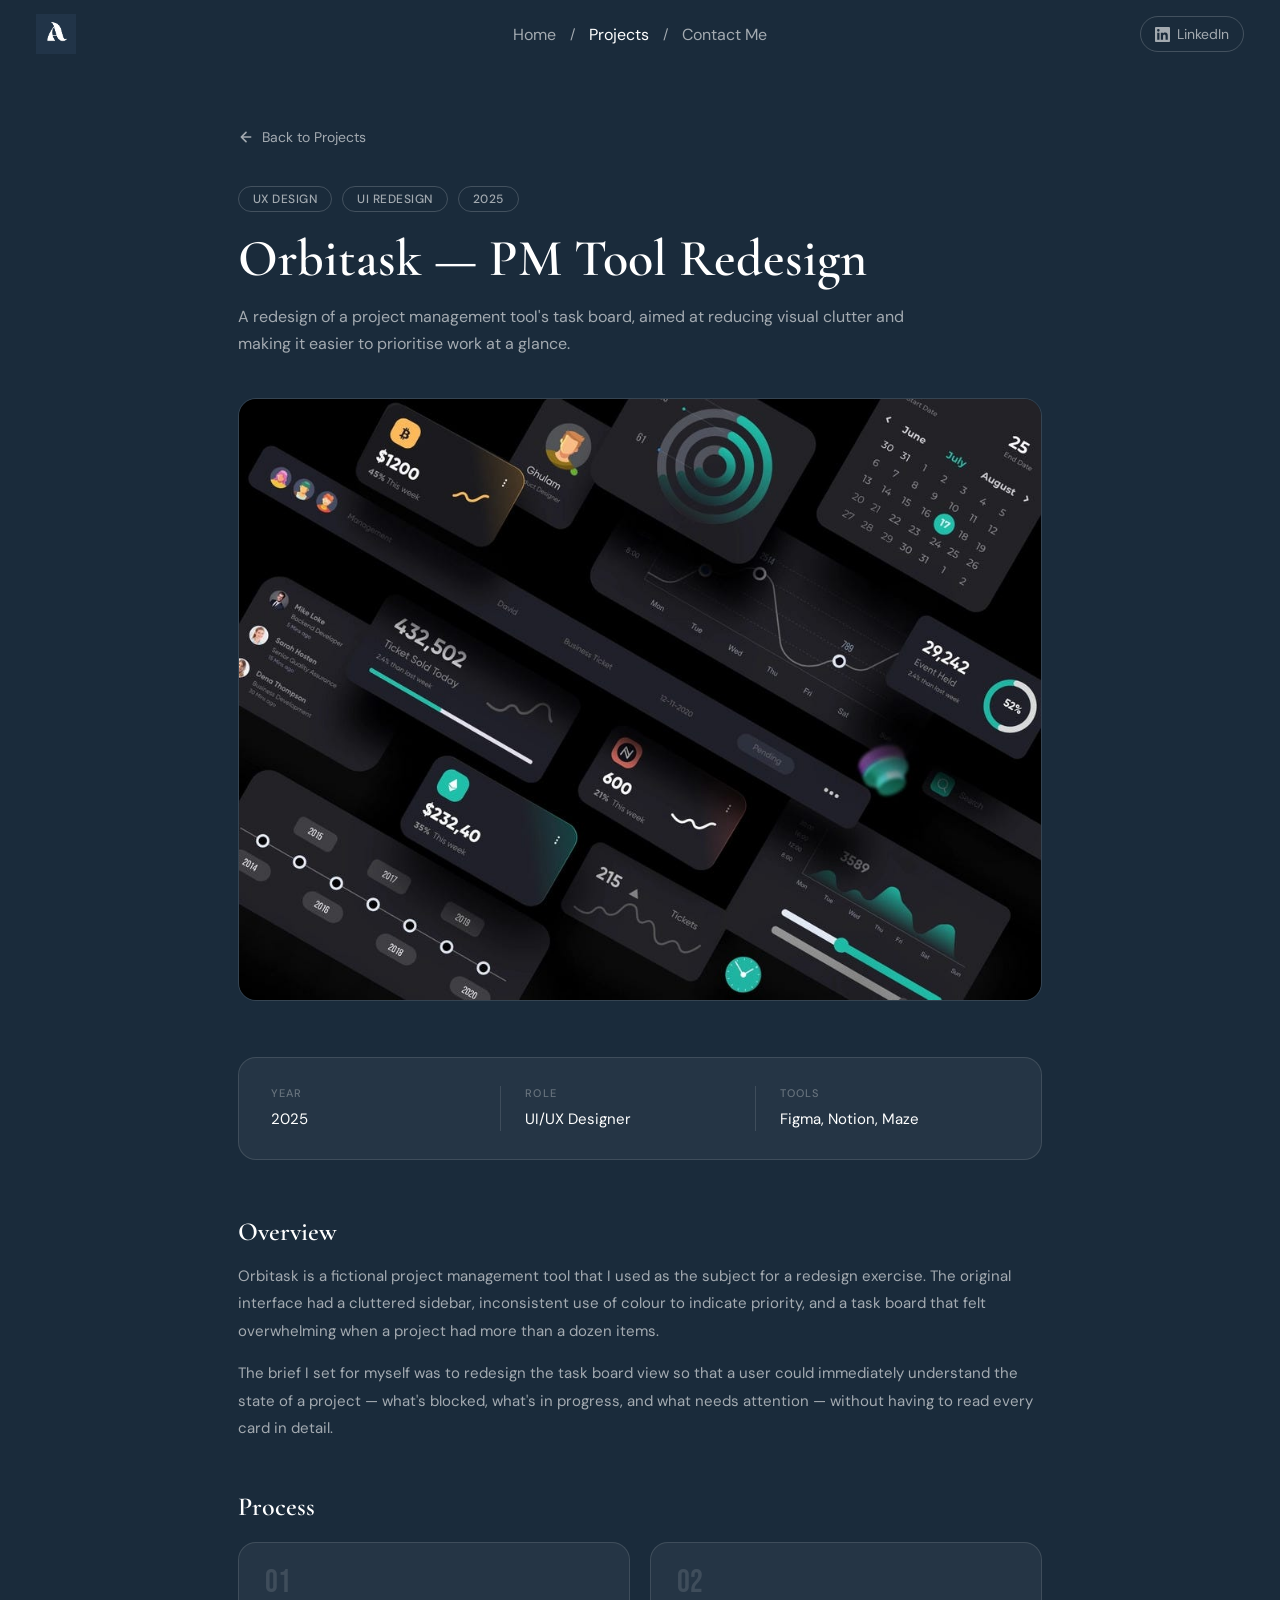
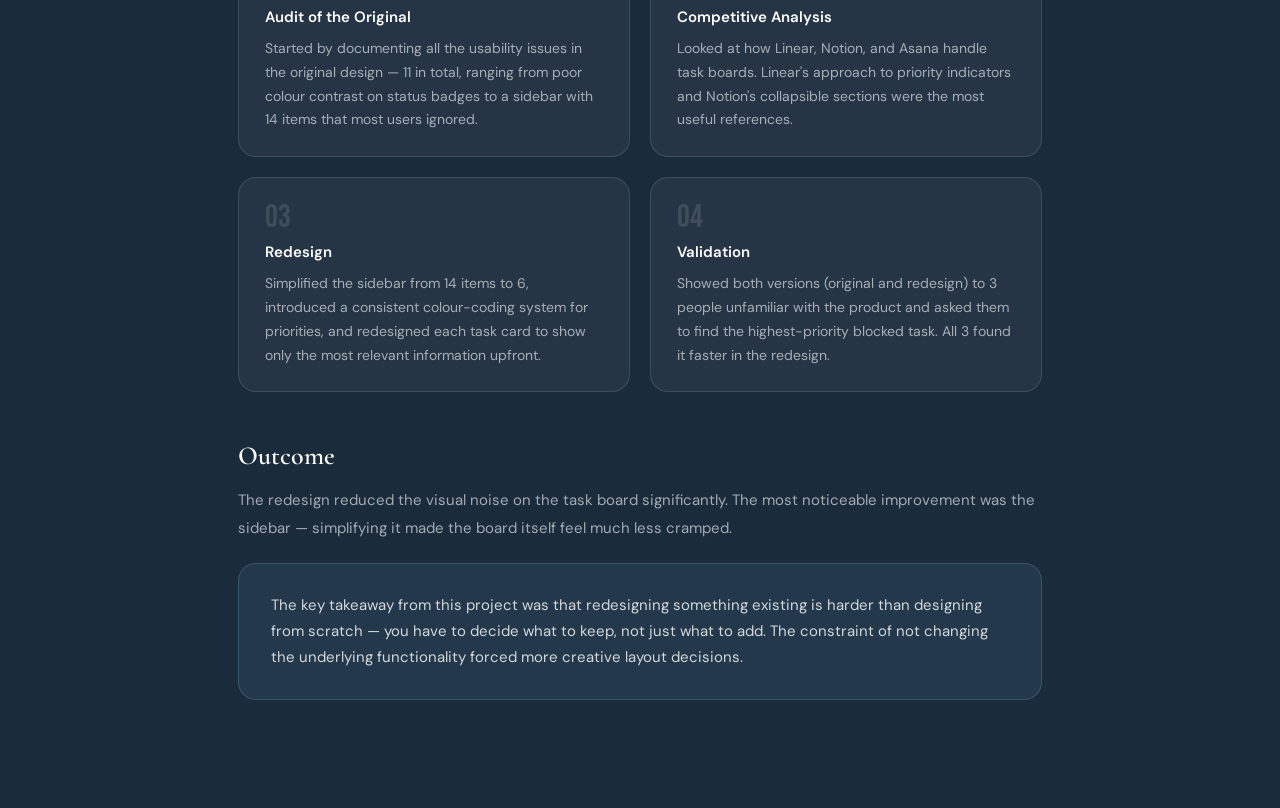
<file: orbitask.html>
<!DOCTYPE html>
<html lang="en">
<head>
  <meta charset="UTF-8" />
  <meta name="viewport" content="width=device-width, initial-scale=1.0" />
  <title>Orbitask — Alex Carter</title>
  <link rel="stylesheet" href="style.css" />
</head>
<body>

  <nav class="navbar">
    <a href="index.html" class="nav-logo">
      <img src="images/alex-logo.png" alt="Alex Carter logo" />
    </a>
    <ul class="nav-links">
      <li><a href="index.html" class="nav-link">Home</a></li>
      <li><span class="nav-sep">/</span></li>
      <li><a href="projects.html" class="nav-link active">Projects</a></li>
      <li><span class="nav-sep">/</span></li>
      <li><a href="contact.html" class="nav-link">Contact Me</a></li>
    </ul>
    <a href="https://linkedin.com" target="_blank" class="nav-linkedin">
      <svg xmlns="http://www.w3.org/2000/svg" viewBox="0 0 24 24" fill="currentColor">
        <path d="M20.447 20.452h-3.554v-5.569c0-1.328-.027-3.037-1.852-3.037-1.853 0-2.136 1.445-2.136 2.939v5.667H9.351V9h3.414v1.561h.046c.477-.9 1.637-1.85 3.37-1.85 3.601 0 4.267 2.37 4.267 5.455v6.286zM5.337 7.433a2.062 2.062 0 0 1-2.063-2.065 2.064 2.064 0 1 1 2.063 2.065zm1.782 13.019H3.555V9h3.564v11.452zM22.225 0H1.771C.792 0 0 .774 0 1.729v20.542C0 23.227.792 24 1.771 24h20.451C23.2 24 24 23.227 24 22.271V1.729C24 .774 23.2 0 22.222 0h.003z"/>
      </svg>
      <span>LinkedIn</span>
    </a>
  </nav>

  <div class="project-detail-page">
    <div class="project-detail-content">

      <a href="projects.html" class="back-link fade-in fade-in-1">
        <svg xmlns="http://www.w3.org/2000/svg" viewBox="0 0 24 24" fill="none"
             stroke="currentColor" stroke-width="2.5" stroke-linecap="round" stroke-linejoin="round">
          <path d="M19 12H5M12 19l-7-7 7-7"/>
        </svg>
        Back to Projects
      </a>

      <div class="project-detail-header fade-in fade-in-2">
        <div class="project-detail-tags">
          <span class="project-tag">UX Design</span>
          <span class="project-tag">UI Redesign</span>
          <span class="project-tag">2025</span>
        </div>
        <h1 class="project-detail-title">Orbitask — PM Tool Redesign</h1>
        <p class="project-detail-subtitle">
          A redesign of a project management tool's task board, aimed at reducing
          visual clutter and making it easier to prioritise work at a glance.
        </p>
      </div>

      <div class="project-detail-img fade-in fade-in-3">
        <img src="images/project-placeholder.jpg" alt="Orbitask redesign mockup" />
      </div>

      <div class="project-detail-meta fade-in fade-in-4">
        <div class="meta-item">
          <h3>Year</h3>
          <p>2025</p>
        </div>
        <div class="meta-item">
          <h3>Role</h3>
          <p>UI/UX Designer</p>
        </div>
        <div class="meta-item">
          <h3>Tools</h3>
          <p>Figma, Notion, Maze</p>
        </div>
      </div>

      <div class="project-detail-section fade-in fade-in-5">
        <h2>Overview</h2>
        <p>
          Orbitask is a fictional project management tool that I used as the subject
          for a redesign exercise. The original interface had a cluttered sidebar,
          inconsistent use of colour to indicate priority, and a task board that
          felt overwhelming when a project had more than a dozen items.
        </p>
        <p>
          The brief I set for myself was to redesign the task board view so that
          a user could immediately understand the state of a project — what's blocked,
          what's in progress, and what needs attention — without having to read
          every card in detail.
        </p>
      </div>

      <div class="project-detail-section">
        <h2>Process</h2>
        <div class="process-grid">
          <div class="process-card">
            <div class="process-step-num">01</div>
            <h3>Audit of the Original</h3>
            <p>Started by documenting all the usability issues in the original design — 11 in total, ranging from poor colour contrast on status badges to a sidebar with 14 items that most users ignored.</p>
          </div>
          <div class="process-card">
            <div class="process-step-num">02</div>
            <h3>Competitive Analysis</h3>
            <p>Looked at how Linear, Notion, and Asana handle task boards. Linear's approach to priority indicators and Notion's collapsible sections were the most useful references.</p>
          </div>
          <div class="process-card">
            <div class="process-step-num">03</div>
            <h3>Redesign</h3>
            <p>Simplified the sidebar from 14 items to 6, introduced a consistent colour-coding system for priorities, and redesigned each task card to show only the most relevant information upfront.</p>
          </div>
          <div class="process-card">
            <div class="process-step-num">04</div>
            <h3>Validation</h3>
            <p>Showed both versions (original and redesign) to 3 people unfamiliar with the product and asked them to find the highest-priority blocked task. All 3 found it faster in the redesign.</p>
          </div>
        </div>
      </div>

      <div class="project-detail-section">
        <h2>Outcome</h2>
        <p>
          The redesign reduced the visual noise on the task board significantly. The
          most noticeable improvement was the sidebar — simplifying it made the
          board itself feel much less cramped.
        </p>
        <div class="outcome-box">
          <p>
            The key takeaway from this project was that redesigning something existing
            is harder than designing from scratch — you have to decide what to keep, not
            just what to add. The constraint of not changing the underlying functionality
            forced more creative layout decisions.
          </p>
        </div>
      </div>

    </div>
  </div>

  <script src="script.js"></script>
</body>
</html>
</file>
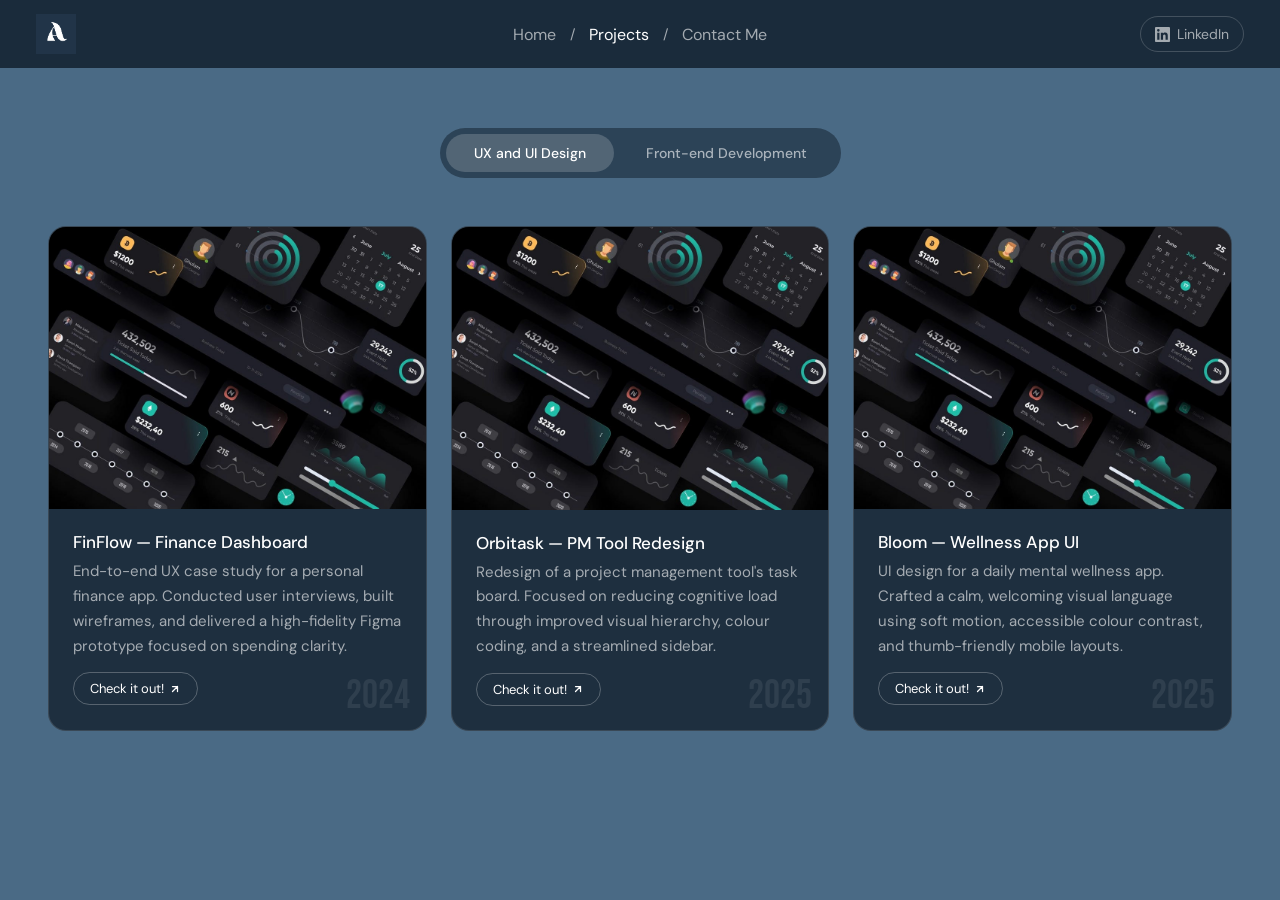
<file: projects.html>
<!doctype html>
<html lang="en">
  <head>
    <meta charset="UTF-8" />
    <meta name="viewport" content="width=device-width, initial-scale=1.0" />
    <title>Projects — Alex Carter</title>
    <link rel="stylesheet" href="style.css" />
  </head>
  <body>
    <!-- Nav bar -->
    <nav class="navbar">
      <a href="index.html" class="nav-logo">
        <img src="images/alex-logo.png" alt="Alex Carter logo" />
      </a>

      <ul class="nav-links">
        <li><a href="index.html" class="nav-link">Home</a></li>
        <li><span class="nav-sep">/</span></li>
        <li><a href="projects.html" class="nav-link active">Projects</a></li>
        <li><span class="nav-sep">/</span></li>
        <li><a href="contact.html" class="nav-link">Contact Me</a></li>
      </ul>

      <a href="https://linkedin.com" target="_blank" class="nav-linkedin">
        <svg
          xmlns="http://www.w3.org/2000/svg"
          viewBox="0 0 24 24"
          fill="currentColor"
        >
          <path
            d="M20.447 20.452h-3.554v-5.569c0-1.328-.027-3.037-1.852-3.037-1.853 0-2.136 1.445-2.136 2.939v5.667H9.351V9h3.414v1.561h.046c.477-.9 1.637-1.85 3.37-1.85 3.601 0 4.267 2.37 4.267 5.455v6.286zM5.337 7.433a2.062 2.062 0 0 1-2.063-2.065 2.064 2.064 0 1 1 2.063 2.065zm1.782 13.019H3.555V9h3.564v11.452zM22.225 0H1.771C.792 0 0 .774 0 1.729v20.542C0 23.227.792 24 1.771 24h20.451C23.2 24 24 23.227 24 22.271V1.729C24 .774 23.2 0 22.222 0h.003z"
          />
        </svg>
        <span>LinkedIn</span>
      </a>
    </nav>

    <!-- Projects page -->
    <div class="projects-page">
      <div class="projects-content">
        <!-- Tabs -->
        <div class="tab-bar fade-in fade-in-1">
          <button class="tab-btn active" data-target="panel-ux">
            UX and UI Design
          </button>
          <button class="tab-btn" data-target="panel-dev">
            Front-end Development
          </button>
        </div>

        <!-- UX projects -->
        <div class="tab-panel active" id="panel-ux">
          <div class="projects-grid">
            <div class="project-card fade-in fade-in-2">
              <img src="images/project-placeholder.jpg" alt="FinFlow project" />
              <div class="project-card-body">
                <h2 class="project-title">FinFlow — Finance Dashboard</h2>
                <p class="project-desc">
                  End-to-end UX case study for a personal finance app. Conducted
                  user interviews, built wireframes, and delivered a
                  high-fidelity Figma prototype focused on spending clarity.
                </p>
                <a href="finflow.html" class="btn-card">
                  Check it out!
                  <svg
                    xmlns="http://www.w3.org/2000/svg"
                    viewBox="0 0 24 24"
                    fill="none"
                    stroke="currentColor"
                    stroke-width="2.5"
                    stroke-linecap="round"
                    stroke-linejoin="round"
                  >
                    <path d="M7 17L17 7M17 7H7M17 7v10" />
                  </svg>
                </a>
              </div>
              <span class="project-year">2024</span>
            </div>

            <div class="project-card fade-in fade-in-3">
              <img
                src="images/project-placeholder.jpg"
                alt="Orbitask project"
              />
              <div class="project-card-body">
                <h2 class="project-title">Orbitask — PM Tool Redesign</h2>
                <p class="project-desc">
                  Redesign of a project management tool's task board. Focused on
                  reducing cognitive load through improved visual hierarchy,
                  colour coding, and a streamlined sidebar.
                </p>
                <a href="orbitask.html" class="btn-card">
                  Check it out!
                  <svg
                    xmlns="http://www.w3.org/2000/svg"
                    viewBox="0 0 24 24"
                    fill="none"
                    stroke="currentColor"
                    stroke-width="2.5"
                    stroke-linecap="round"
                    stroke-linejoin="round"
                  >
                    <path d="M7 17L17 7M17 7H7M17 7v10" />
                  </svg>
                </a>
              </div>
              <span class="project-year">2025</span>
            </div>

            <div class="project-card fade-in fade-in-4">
              <img src="images/project-placeholder.jpg" alt="Bloom project" />
              <div class="project-card-body">
                <h2 class="project-title">Bloom — Wellness App UI</h2>
                <p class="project-desc">
                  UI design for a daily mental wellness app. Crafted a calm,
                  welcoming visual language using soft motion, accessible colour
                  contrast, and thumb-friendly mobile layouts.
                </p>
                <a href="bloom.html" class="btn-card">
                  Check it out!
                  <svg
                    xmlns="http://www.w3.org/2000/svg"
                    viewBox="0 0 24 24"
                    fill="none"
                    stroke="currentColor"
                    stroke-width="2.5"
                    stroke-linecap="round"
                    stroke-linejoin="round"
                  >
                    <path d="M7 17L17 7M17 7H7M17 7v10" />
                  </svg>
                </a>
              </div>
              <span class="project-year">2025</span>
            </div>
          </div>
        </div>

        <!-- Dev projects -->
        <div class="tab-panel" id="panel-dev">
          <div class="projects-grid">
            <div class="project-card fade-in fade-in-2">
              <img src="images/project-placeholder.jpg" alt="Lunaris project" />
              <div class="project-card-body">
                <h2 class="project-title">Lunaris — Data Viz Site</h2>
                <p class="project-desc">
                  An interactive data visualisation site built with vanilla JS
                  and SVG. Displays real-time astronomy data with animated
                  charts, smooth transitions, and full keyboard navigation.
                </p>
                <a href="lunaris.html" class="btn-card">
                  Check it out!
                  <svg
                    xmlns="http://www.w3.org/2000/svg"
                    viewBox="0 0 24 24"
                    fill="none"
                    stroke="currentColor"
                    stroke-width="2.5"
                    stroke-linecap="round"
                    stroke-linejoin="round"
                  >
                    <path d="M7 17L17 7M17 7H7M17 7v10" />
                  </svg>
                </a>
              </div>
              <span class="project-year">2024</span>
            </div>

            <div class="project-card fade-in fade-in-3">
              <img src="images/project-placeholder.jpg" alt="Cartly project" />
              <div class="project-card-body">
                <h2 class="project-title">Cartly — E-commerce Frontend</h2>
                <p class="project-desc">
                  A fully responsive e-commerce storefront built in HTML, CSS,
                  and JS. Features a filterable product grid, an animated cart
                  drawer, and a multi-step checkout flow.
                </p>
                <a href="cartly.html" class="btn-card">
                  Check it out!
                  <svg
                    xmlns="http://www.w3.org/2000/svg"
                    viewBox="0 0 24 24"
                    fill="none"
                    stroke="currentColor"
                    stroke-width="2.5"
                    stroke-linecap="round"
                    stroke-linejoin="round"
                  >
                    <path d="M7 17L17 7M17 7H7M17 7v10" />
                  </svg>
                </a>
              </div>
              <span class="project-year">2025</span>
            </div>

            <div class="project-card fade-in fade-in-4">
              <img src="images/project-placeholder.jpg" alt="Typeset project" />
              <div class="project-card-body">
                <h2 class="project-title">Typeset — CSS Playground</h2>
                <p class="project-desc">
                  An interactive typography tool that lets users pair fonts,
                  adjust scale, and preview CSS variables in real time. Built to
                  sharpen both CSS skills and typographic sensibility.
                </p>
                <a href="typeset.html" class="btn-card">
                  Check it out!
                  <svg
                    xmlns="http://www.w3.org/2000/svg"
                    viewBox="0 0 24 24"
                    fill="none"
                    stroke="currentColor"
                    stroke-width="2.5"
                    stroke-linecap="round"
                    stroke-linejoin="round"
                  >
                    <path d="M7 17L17 7M17 7H7M17 7v10" />
                  </svg>
                </a>
              </div>
              <span class="project-year">2025</span>
            </div>
          </div>
        </div>
      </div>
    </div>

    <script src="script.js"></script>
  </body>
</html>
</file>
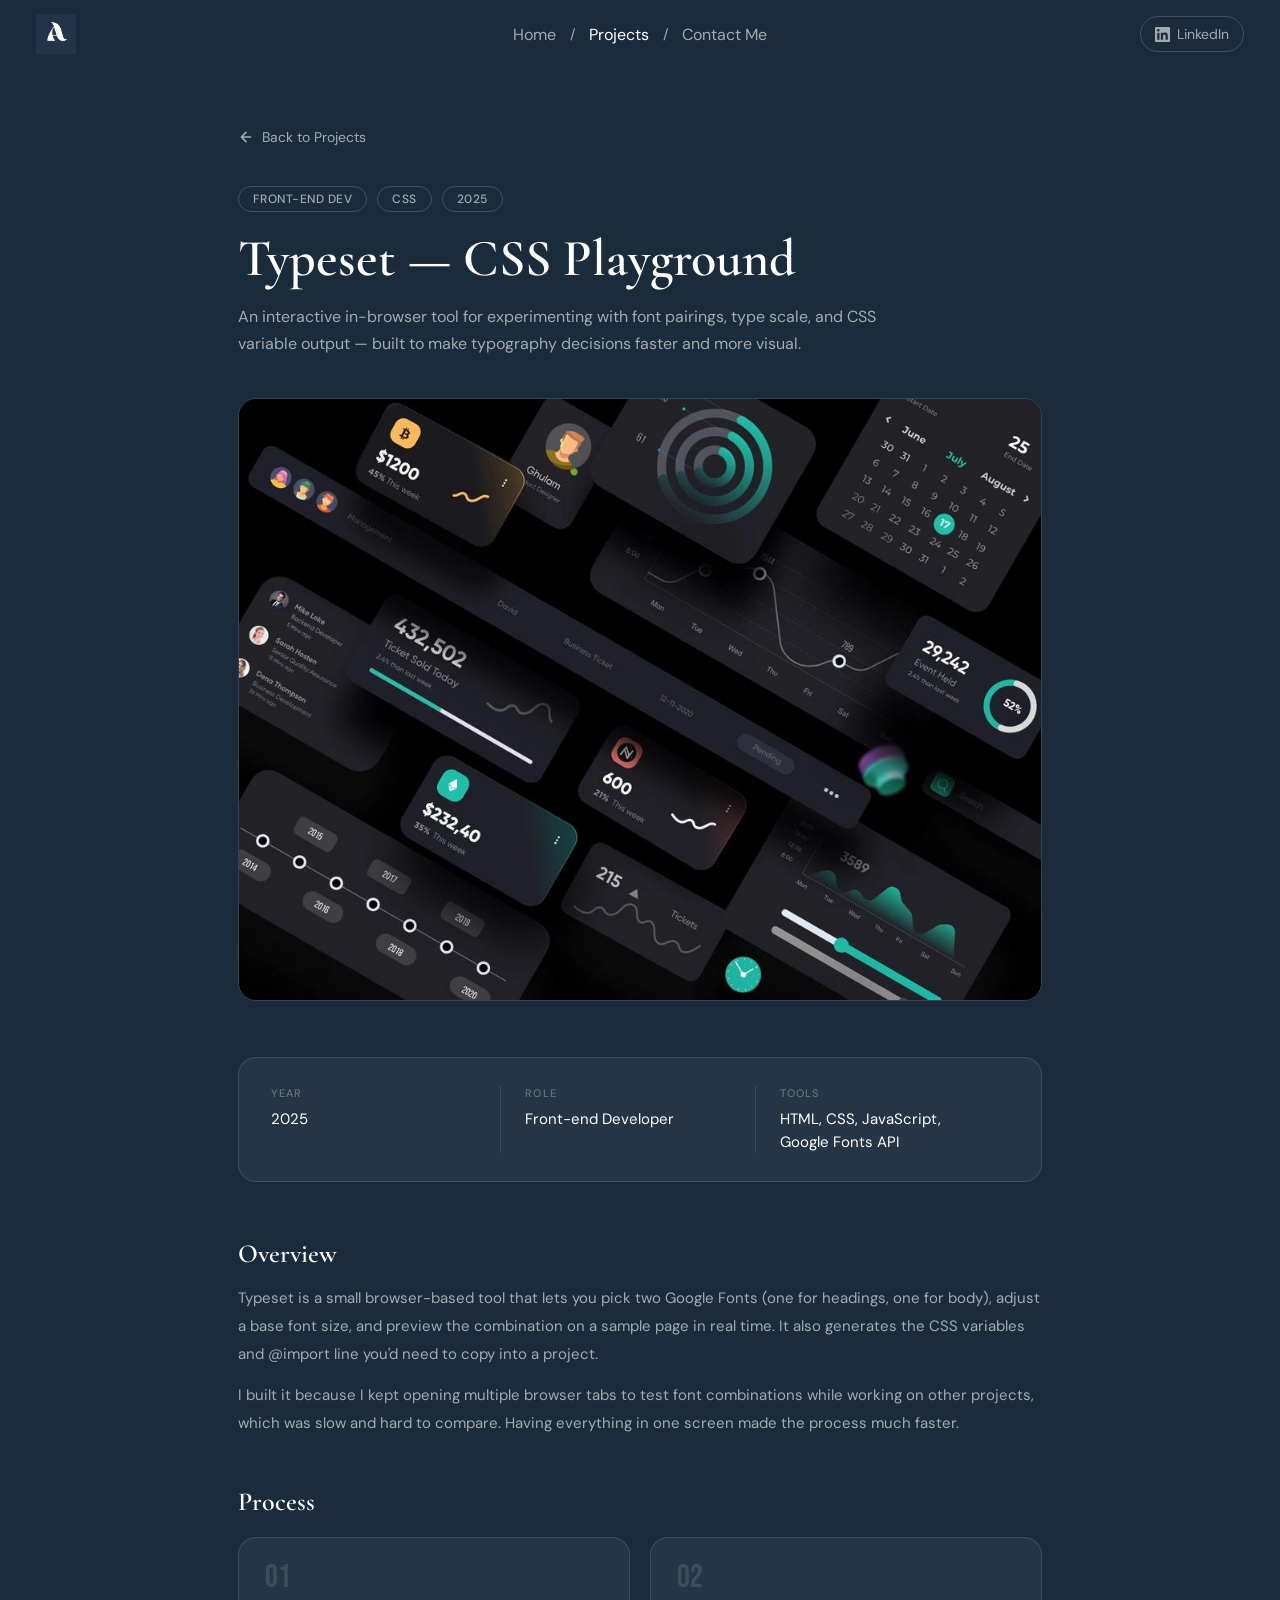
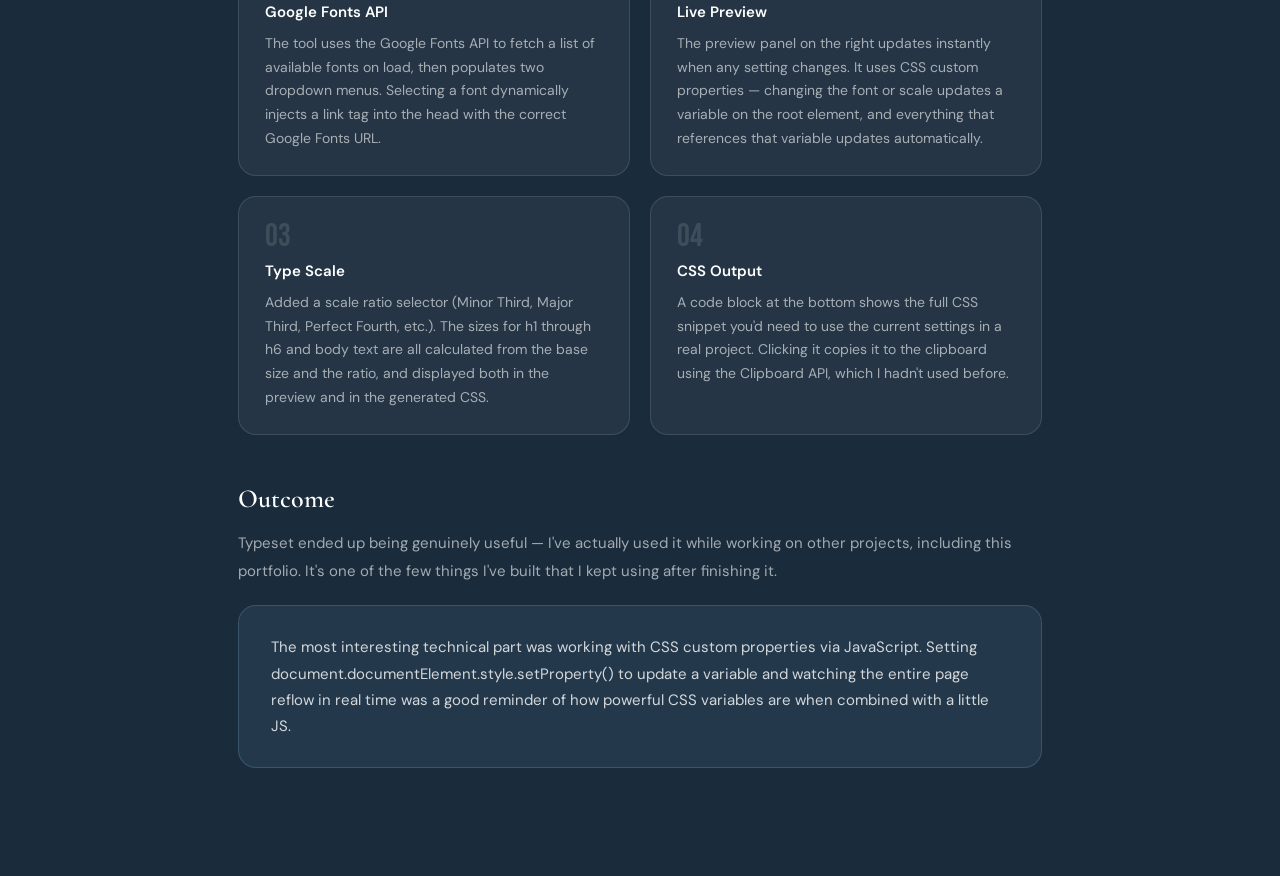
<file: typeset.html>
<!DOCTYPE html>
<html lang="en">
<head>
  <meta charset="UTF-8" />
  <meta name="viewport" content="width=device-width, initial-scale=1.0" />
  <title>Typeset — Alex Carter</title>
  <link rel="stylesheet" href="style.css" />
</head>
<body>

  <nav class="navbar">
    <a href="index.html" class="nav-logo">
      <img src="images/alex-logo.png" alt="Alex Carter logo" />
    </a>
    <ul class="nav-links">
      <li><a href="index.html" class="nav-link">Home</a></li>
      <li><span class="nav-sep">/</span></li>
      <li><a href="projects.html" class="nav-link active">Projects</a></li>
      <li><span class="nav-sep">/</span></li>
      <li><a href="contact.html" class="nav-link">Contact Me</a></li>
    </ul>
    <a href="https://linkedin.com" target="_blank" class="nav-linkedin">
      <svg xmlns="http://www.w3.org/2000/svg" viewBox="0 0 24 24" fill="currentColor">
        <path d="M20.447 20.452h-3.554v-5.569c0-1.328-.027-3.037-1.852-3.037-1.853 0-2.136 1.445-2.136 2.939v5.667H9.351V9h3.414v1.561h.046c.477-.9 1.637-1.85 3.37-1.85 3.601 0 4.267 2.37 4.267 5.455v6.286zM5.337 7.433a2.062 2.062 0 0 1-2.063-2.065 2.064 2.064 0 1 1 2.063 2.065zm1.782 13.019H3.555V9h3.564v11.452zM22.225 0H1.771C.792 0 0 .774 0 1.729v20.542C0 23.227.792 24 1.771 24h20.451C23.2 24 24 23.227 24 22.271V1.729C24 .774 23.2 0 22.222 0h.003z"/>
      </svg>
      <span>LinkedIn</span>
    </a>
  </nav>

  <div class="project-detail-page">
    <div class="project-detail-content">

      <a href="projects.html" class="back-link fade-in fade-in-1">
        <svg xmlns="http://www.w3.org/2000/svg" viewBox="0 0 24 24" fill="none"
             stroke="currentColor" stroke-width="2.5" stroke-linecap="round" stroke-linejoin="round">
          <path d="M19 12H5M12 19l-7-7 7-7"/>
        </svg>
        Back to Projects
      </a>

      <div class="project-detail-header fade-in fade-in-2">
        <div class="project-detail-tags">
          <span class="project-tag">Front-end Dev</span>
          <span class="project-tag">CSS</span>
          <span class="project-tag">2025</span>
        </div>
        <h1 class="project-detail-title">Typeset — CSS Playground</h1>
        <p class="project-detail-subtitle">
          An interactive in-browser tool for experimenting with font pairings, type scale,
          and CSS variable output — built to make typography decisions faster and more visual.
        </p>
      </div>

      <div class="project-detail-img fade-in fade-in-3">
        <img src="images/project-placeholder.jpg" alt="Typeset CSS playground interface" />
      </div>

      <div class="project-detail-meta fade-in fade-in-4">
        <div class="meta-item">
          <h3>Year</h3>
          <p>2025</p>
        </div>
        <div class="meta-item">
          <h3>Role</h3>
          <p>Front-end Developer</p>
        </div>
        <div class="meta-item">
          <h3>Tools</h3>
          <p>HTML, CSS, JavaScript, Google Fonts API</p>
        </div>
      </div>

      <div class="project-detail-section fade-in fade-in-5">
        <h2>Overview</h2>
        <p>
          Typeset is a small browser-based tool that lets you pick two Google Fonts
          (one for headings, one for body), adjust a base font size, and preview the
          combination on a sample page in real time. It also generates the CSS variables
          and @import line you'd need to copy into a project.
        </p>
        <p>
          I built it because I kept opening multiple browser tabs to test font combinations
          while working on other projects, which was slow and hard to compare. Having
          everything in one screen made the process much faster.
        </p>
      </div>

      <div class="project-detail-section">
        <h2>Process</h2>
        <div class="process-grid">
          <div class="process-card">
            <div class="process-step-num">01</div>
            <h3>Google Fonts API</h3>
            <p>The tool uses the Google Fonts API to fetch a list of available fonts on load, then populates two dropdown menus. Selecting a font dynamically injects a link tag into the head with the correct Google Fonts URL.</p>
          </div>
          <div class="process-card">
            <div class="process-step-num">02</div>
            <h3>Live Preview</h3>
            <p>The preview panel on the right updates instantly when any setting changes. It uses CSS custom properties — changing the font or scale updates a variable on the root element, and everything that references that variable updates automatically.</p>
          </div>
          <div class="process-card">
            <div class="process-step-num">03</div>
            <h3>Type Scale</h3>
            <p>Added a scale ratio selector (Minor Third, Major Third, Perfect Fourth, etc.). The sizes for h1 through h6 and body text are all calculated from the base size and the ratio, and displayed both in the preview and in the generated CSS.</p>
          </div>
          <div class="process-card">
            <div class="process-step-num">04</div>
            <h3>CSS Output</h3>
            <p>A code block at the bottom shows the full CSS snippet you'd need to use the current settings in a real project. Clicking it copies it to the clipboard using the Clipboard API, which I hadn't used before.</p>
          </div>
        </div>
      </div>

      <div class="project-detail-section">
        <h2>Outcome</h2>
        <p>
          Typeset ended up being genuinely useful — I've actually used it while working
          on other projects, including this portfolio. It's one of the few things I've
          built that I kept using after finishing it.
        </p>
        <div class="outcome-box">
          <p>
            The most interesting technical part was working with CSS custom properties
            via JavaScript. Setting document.documentElement.style.setProperty() to update
            a variable and watching the entire page reflow in real time was a good reminder
            of how powerful CSS variables are when combined with a little JS.
          </p>
        </div>
      </div>

    </div>
  </div>

  <script src="script.js"></script>
</body>
</html>
</file>
<file: style.css>
@import url("https://fonts.googleapis.com/css2?family=Cormorant+Garamond:wght@300;400;600&family=DM+Sans:ital,opsz,wght@0,9..40,300;0,9..40,400;0,9..40,500;0,9..40,600;1,9..40,300&family=Bebas+Neue&display=swap");

/* Custom variables */
:root {
  --dark: #1a2b3b;
  --medium: #223344;
  --projects-bg: #4a6a85;
  --card-dark: #1e2f3f;
  --form-bg: #456278;
  --white: #ffffff;
  --white-60: rgba(255, 255, 255, 0.6);
  --white-30: rgba(255, 255, 255, 0.3);
  --white-12: rgba(255, 255, 255, 0.12);
  --border: rgba(255, 255, 255, 0.18);

  --font-heading: "Cormorant Garamond", serif;
  --font-body: "DM Sans", sans-serif;
  --font-display: "Bebas Neue", sans-serif;

  --nav-height: 68px;
  --radius: 18px;
  --transition: 0.28s ease;
}

/* Basic reset */
* {
  box-sizing: border-box;
  margin: 0;
  padding: 0;
}

html {
  scroll-behavior: smooth;
}

body {
  font-family: var(--font-body);
  font-size: 17px; /* bumped up for readability */
  color: var(--white);
  background: var(--dark);
  overflow-x: hidden;
}

a {
  color: inherit;
  text-decoration: none;
}

img {
  display: block;
  max-width: 100%;
}

/* Nav bar */

.navbar {
  position: fixed;
  top: 0;
  left: 0;
  right: 0;
  height: var(--nav-height);
  background: var(--dark);
  display: flex;
  align-items: center;
  justify-content: space-between;
  padding: 0 36px;
  z-index: 100;
}

.nav-logo {
  width: 40px;
  height: 40px;
  transition:
    transform var(--transition),
    opacity var(--transition);
}

.nav-logo:hover {
  transform: scale(1.08);
  opacity: 0.85;
}

.nav-logo img {
  width: 100%;
  height: 100%;
  object-fit: contain;
}

.nav-links {
  display: flex;
  align-items: center;
  list-style: none;
  position: absolute;
  left: 50%;
  transform: translateX(-50%);
}

.nav-links li {
  display: flex;
  align-items: center;
}

.nav-sep {
  color: var(--white-60);
  font-size: 14px;
  margin: 0 10px;
}

.nav-link {
  font-size: 16px;
  color: var(--white-60);
  padding: 6px 4px;
  transition: color var(--transition);
}

.nav-link:hover,
.nav-link.active {
  color: var(--white);
}

.nav-linkedin {
  display: flex;
  align-items: center;
  gap: 7px;
  font-size: 14px;
  color: var(--white-60);
  padding: 8px 14px;
  border: 1px solid var(--border);
  border-radius: 50px;
  transition:
    color var(--transition),
    border-color var(--transition),
    background var(--transition);
}

.nav-linkedin:hover {
  color: var(--white);
  border-color: rgba(255, 255, 255, 0.4);
  background: rgba(255, 255, 255, 0.06);
}

.nav-linkedin svg {
  width: 15px;
  height: 15px;
}

/* Home page */

.home-page {
  background: var(--dark);
  min-height: 100vh;
  display: flex;
  align-items: center;
  padding-top: var(--nav-height);
  position: relative;
  overflow: hidden;
}

.watermark {
  position: absolute;
  top: 50%;
  left: 50%;
  transform: translate(-50%, -50%);
  font-family: var(--font-display);
  font-size: clamp(80px, 16vw, 200px);
  white-space: nowrap;
  color: transparent;
  -webkit-text-stroke: 1px rgba(255, 255, 255, 0.1);
  pointer-events: none;
  user-select: none;
}

.home-content {
  position: relative;
  z-index: 2;
  width: 100%;
  max-width: 1100px;
  margin: 0 auto;
  padding: 60px 48px;
  display: flex;
  align-items: center;
  justify-content: space-between;
  gap: 48px;
}

.home-text {
  flex: 1;
  max-width: 520px;
}

.home-name {
  font-family: var(--font-heading);
  font-size: clamp(42px, 6vw, 68px);
  font-weight: 600;
  line-height: 1.1;
  margin-bottom: 6px;
}

.home-role {
  font-size: 17px;
  font-weight: 300;
  color: var(--white-60);
  margin-bottom: 22px;
}

.home-bio {
  font-size: 16px;
  line-height: 1.85; /* was 1.75 */
  color: var(--white-60);
  margin-bottom: 36px;
}

.home-ctas {
  display: flex;
  gap: 14px;
}

.btn {
  display: inline-flex;
  align-items: center;
  gap: 8px;
  padding: 12px 26px;
  border-radius: 50px;
  font-family: var(--font-body);
  font-size: 14px;
  font-weight: 500;
  cursor: pointer;
  transition: all var(--transition);
  border: none;
}

.btn-primary {
  background: var(--white);
  color: var(--dark);
}

.btn-primary:hover {
  background: rgba(255, 255, 255, 0.88);
  transform: translateY(-2px);
  box-shadow: 0 8px 24px rgba(0, 0, 0, 0.3);
}

.btn-outline {
  background: transparent;
  color: var(--white);
  border: 1px solid var(--border);
}

.btn-outline:hover {
  background: rgba(255, 255, 255, 0.08);
  border-color: rgba(255, 255, 255, 0.4);
  transform: translateY(-2px);
}

.home-avatar {
  flex-shrink: 0;
  width: clamp(240px, 28vw, 360px);
  height: clamp(240px, 28vw, 360px);
  border-radius: 50%;
  overflow: hidden;
  border: 2px solid var(--white-12);
  box-shadow: 0 20px 60px rgba(0, 0, 0, 0.4);
}

.home-avatar img {
  width: 100%;
  height: 100%;
  object-fit: cover;
  object-position: center top;
}

/* Projects */

.projects-page {
  background: var(--projects-bg);
  min-height: 100vh;
  padding-top: var(--nav-height);
}

.projects-content {
  max-width: 1280px;
  margin: 0 auto;
  padding: 60px 48px;
}

.tab-bar {
  display: flex;
  align-items: center;
  background: rgba(20, 35, 50, 0.55);
  border-radius: 50px;
  padding: 6px;
  width: fit-content;
  margin: 0 auto 48px;
  gap: 4px;
}

.tab-btn {
  padding: 10px 28px;
  border-radius: 50px;
  border: none;
  font-family: var(--font-body);
  font-size: 14px;
  font-weight: 500;
  cursor: pointer;
  background: transparent;
  color: var(--white-60);
  transition: all var(--transition);
}

.tab-btn:hover {
  color: var(--white);
}

.tab-btn.active {
  background: rgba(255, 255, 255, 0.18);
  color: var(--white);
}

.projects-grid {
  display: grid;
  grid-template-columns: repeat(3, 1fr);
  gap: 24px;
}

.project-card {
  background: var(--card-dark);
  border-radius: var(--radius);
  border: 1px solid var(--white-12);
  overflow: hidden;
  position: relative;
  transition:
    transform var(--transition),
    box-shadow var(--transition);
}

.project-card:hover {
  transform: translateY(-6px);
  box-shadow: 0 16px 48px rgba(0, 0, 0, 0.45);
}

.project-card img {
  width: 100%;
  aspect-ratio: 4/3;
  object-fit: cover;
  transition: transform 0.4s ease;
}

.project-card:hover img {
  transform: scale(1.04);
}

.project-card-body {
  padding: 22px 24px 24px;
}

.project-title {
  font-size: 17px;
  font-weight: 500;
  margin-bottom: 6px;
}

.project-desc {
  font-size: 15px;
  color: var(--white-60);
  line-height: 1.65; /* was 1.55 */
  margin-bottom: 14px;
}

.btn-card {
  display: inline-flex;
  align-items: center;
  gap: 5px;
  padding: 7px 16px;
  border-radius: 50px;
  background: transparent;
  border: 1px solid rgba(255, 255, 255, 0.25);
  color: var(--white);
  font-family: var(--font-body);
  font-size: 13px;
  cursor: pointer;
  transition: all var(--transition);
}

.btn-card:hover {
  background: rgba(255, 255, 255, 0.1);
  border-color: rgba(255, 255, 255, 0.45);
}

.btn-card svg {
  width: 12px;
  height: 12px;
}

.project-year {
  position: absolute;
  bottom: 14px;
  right: 16px;
  font-family: var(--font-display);
  font-size: 40px;
  color: rgba(255, 255, 255, 0.08);
  line-height: 1;
  pointer-events: none;
  user-select: none;
}

.tab-panel {
  display: none;
}

.tab-panel.active {
  display: block;
  animation: fadeIn 0.3s ease;
}

/* Contact page */

.contact-page {
  background: var(--dark);
  min-height: 100vh;
  display: flex;
  align-items: center;
  justify-content: center;
  padding-top: var(--nav-height);
}

.contact-content {
  width: 100%;
  max-width: 1100px;
  margin: 0 auto;
  padding: 60px 48px;
  display: flex;
  justify-content: center;
}

.contact-card {
  background: var(--form-bg);
  border-radius: 28px;
  padding: 52px 56px;
  width: 100%;
  max-width: 740px;
  border: 1px solid var(--white-12);
  box-shadow: 0 24px 72px rgba(0, 0, 0, 0.3);
}

.contact-title {
  font-family: var(--font-heading);
  font-size: 32px;
  font-weight: 600;
  text-align: center;
  margin-bottom: 36px;
}

.form-group {
  margin-bottom: 22px;
}

.form-label {
  display: block;
  font-size: 15px;
  color: var(--white-60);
  margin-bottom: 8px;
}

.form-input,
.form-textarea {
  width: 100%;
  background: rgba(255, 255, 255, 0.1);
  border: 1px solid rgba(255, 255, 255, 0.2);
  border-radius: 10px;
  color: var(--white);
  font-family: var(--font-body);
  font-size: 16px;
  padding: 12px 16px;
  outline: none;
  transition:
    border-color var(--transition),
    background var(--transition);
  resize: none;
}

.form-input::placeholder,
.form-textarea::placeholder {
  color: var(--white-30);
}

.form-input:focus,
.form-textarea:focus {
  border-color: rgba(255, 255, 255, 0.5);
  background: rgba(255, 255, 255, 0.15);
}

.form-input.error,
.form-textarea.error {
  border-color: #e07a7a;
}

.form-textarea {
  height: 140px;
}

.form-submit {
  display: flex;
  justify-content: center;
  margin-top: 28px;
}

.form-feedback {
  text-align: center;
  margin-top: 14px;
  font-size: 14px;
  min-height: 20px;
}

.form-feedback.success {
  color: #7ed9a0;
}
.form-feedback.error {
  color: #e07a7a;
}

.contact-info {
  display: flex;
  justify-content: center;
  gap: 32px;
  margin-top: 28px;
  padding-top: 24px;
  border-top: 1px solid rgba(255, 255, 255, 0.15);
}

.contact-info-item {
  display: flex;
  align-items: center;
  gap: 8px;
  font-size: 14px;
  color: var(--white-60);
}

.contact-info-item svg {
  width: 17px;
  height: 17px;
  opacity: 0.75;
}

/* Animations */

.fade-in {
  opacity: 0;
  transform: translateY(16px);
  animation: fadeInUp 0.6s ease forwards;
}

.fade-in-1 {
  animation-delay: 0.05s;
}
.fade-in-2 {
  animation-delay: 0.15s;
}
.fade-in-3 {
  animation-delay: 0.25s;
}
.fade-in-4 {
  animation-delay: 0.35s;
}
.fade-in-5 {
  animation-delay: 0.45s;
}

@keyframes fadeInUp {
  to {
    opacity: 1;
    transform: translateY(0);
  }
}

@keyframes fadeIn {
  from {
    opacity: 0;
    transform: translateY(8px);
  }
  to {
    opacity: 1;
    transform: translateY(0);
  }
}

/* Making it responsive */

@media (max-width: 900px) {
  .home-content {
    flex-direction: column-reverse;
    align-items: center;
    text-align: center;
    padding: 40px 28px;
  }

  .home-ctas {
    justify-content: center;
  }

  .watermark {
    font-size: 18vw;
  }

  .projects-grid {
    grid-template-columns: repeat(2, 1fr);
  }

  .contact-card {
    padding: 36px 28px;
  }
}

@media (max-width: 640px) {
  .navbar {
    padding: 0 20px;
  }

  .nav-sep {
    margin: 0 6px;
  }

  .nav-link {
    font-size: 13px;
  }

  .nav-linkedin span {
    display: none;
  }

  .nav-linkedin {
    padding: 8px 10px;
  }

  .projects-grid {
    grid-template-columns: 1fr;
  }

  .projects-content {
    padding: 40px 20px;
  }

  .contact-content {
    padding: 40px 20px;
  }

  .contact-info {
    flex-direction: column;
    align-items: center;
    gap: 16px;
  }
}

/* Project detail pages */

.project-detail-page {
  background: var(--dark);
  min-height: 100vh;
  padding-top: var(--nav-height);
}

.project-detail-content {
  max-width: 900px;
  margin: 0 auto;
  padding: 60px 48px;
}

/* back link at the top */
.back-link {
  display: inline-flex;
  align-items: center;
  gap: 8px;
  font-size: 14px;
  color: var(--white-60);
  margin-bottom: 40px;
  transition: color var(--transition);
}

.back-link:hover {
  color: var(--white);
}

.back-link svg {
  width: 16px;
  height: 16px;
}

/* header section */
.project-detail-header {
  margin-bottom: 40px;
}

.project-detail-tags {
  display: flex;
  gap: 10px;
  margin-bottom: 18px;
  flex-wrap: wrap;
}

.project-tag {
  font-size: 12px;
  font-weight: 500;
  color: var(--white-60);
  border: 1px solid var(--border);
  border-radius: 50px;
  padding: 4px 14px;
  letter-spacing: 0.04em;
  text-transform: uppercase;
}

.project-detail-title {
  font-family: var(--font-heading);
  font-size: 52px;
  font-weight: 600;
  line-height: 1.1;
  margin-bottom: 16px;
}

.project-detail-subtitle {
  font-size: 16px;
  color: var(--white-60);
  line-height: 1.7;
  max-width: 680px;
}

/* hero image */
.project-detail-img {
  width: 100%;
  border-radius: var(--radius);
  overflow: hidden;
  margin-bottom: 56px;
  border: 1px solid var(--white-12);
}

.project-detail-img img {
  width: 100%;
  display: block;
}

/* info row: year, role, tools */
.project-detail-meta {
  display: flex;
  margin-bottom: 56px;
  padding: 28px 32px;
  background: rgba(255, 255, 255, 0.05);
  border: 1px solid var(--white-12);
  border-radius: var(--radius);
}

.meta-item {
  flex: 1;
  padding: 0 24px;
  border-left: 1px solid var(--white-12);
}

.meta-item:first-child {
  padding-left: 0;
  border-left: none;
}

.meta-item h3 {
  font-size: 11px;
  font-weight: 500;
  color: var(--white-30);
  text-transform: uppercase;
  letter-spacing: 0.1em;
  margin-bottom: 8px;
}

.meta-item p {
  font-size: 15px;
  color: var(--white);
  line-height: 1.5;
}

/* content sections */
.project-detail-section {
  margin-bottom: 48px;
}

.project-detail-section h2 {
  font-family: var(--font-heading);
  font-size: 26px;
  font-weight: 600;
  margin-bottom: 16px;
  color: var(--white);
}

.project-detail-section p {
  font-size: 15px;
  color: var(--white-60);
  line-height: 1.85;
  margin-bottom: 14px;
}

/* two-column layout for process steps */
.process-grid {
  display: grid;
  grid-template-columns: 1fr 1fr;
  gap: 20px;
  margin-top: 20px;
}

.process-card {
  background: rgba(255, 255, 255, 0.05);
  border: 1px solid var(--white-12);
  border-radius: var(--radius);
  padding: 24px 26px;
}

.process-card h3 {
  font-size: 15px;
  font-weight: 600;
  margin-bottom: 10px;
  color: var(--white);
}

.process-card p {
  font-size: 14px;
  color: var(--white-60);
  line-height: 1.7;
  margin-bottom: 0;
}

.process-step-num {
  font-family: var(--font-display);
  font-size: 32px;
  color: rgba(255, 255, 255, 0.12);
  margin-bottom: 8px;
  line-height: 1;
}

/* outcome / result highlight box */
.outcome-box {
  background: rgba(122, 176, 204, 0.10);
  border: 1px solid rgba(122, 176, 204, 0.25);
  border-radius: var(--radius);
  padding: 28px 32px;
  margin-top: 20px;
}

.outcome-box p {
  font-size: 15px;
  color: rgba(255, 255, 255, 0.80);
  line-height: 1.75;
  margin-bottom: 0;
}

@media (max-width: 700px) {
  .project-detail-content {
    padding: 40px 20px;
  }

  .project-detail-meta {
    flex-direction: column;
    gap: 20px;
  }

  .meta-item {
    padding: 0;
    border-left: none;
    border-top: 1px solid var(--white-12);
    padding-top: 20px;
  }

  .meta-item:first-child {
    border-top: none;
    padding-top: 0;
  }

  .process-grid {
    grid-template-columns: 1fr;
  }
}
</file>
